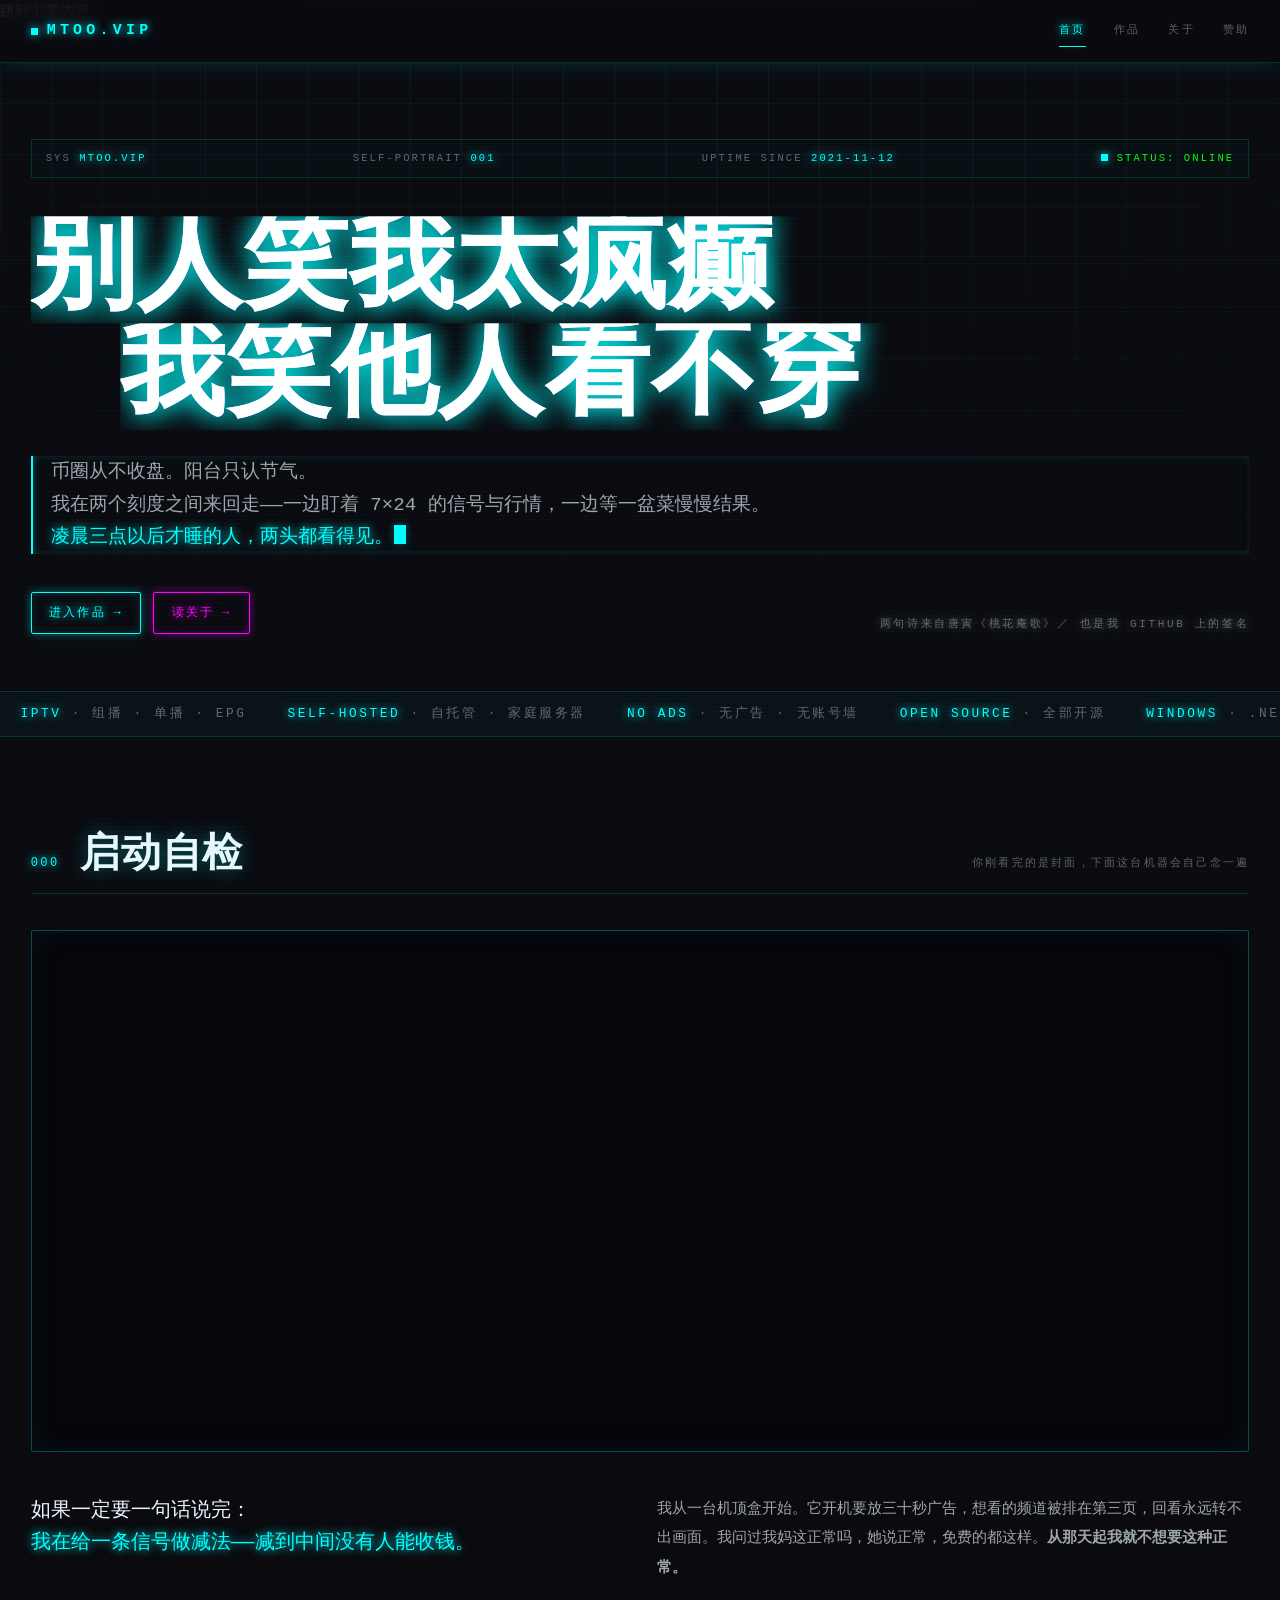
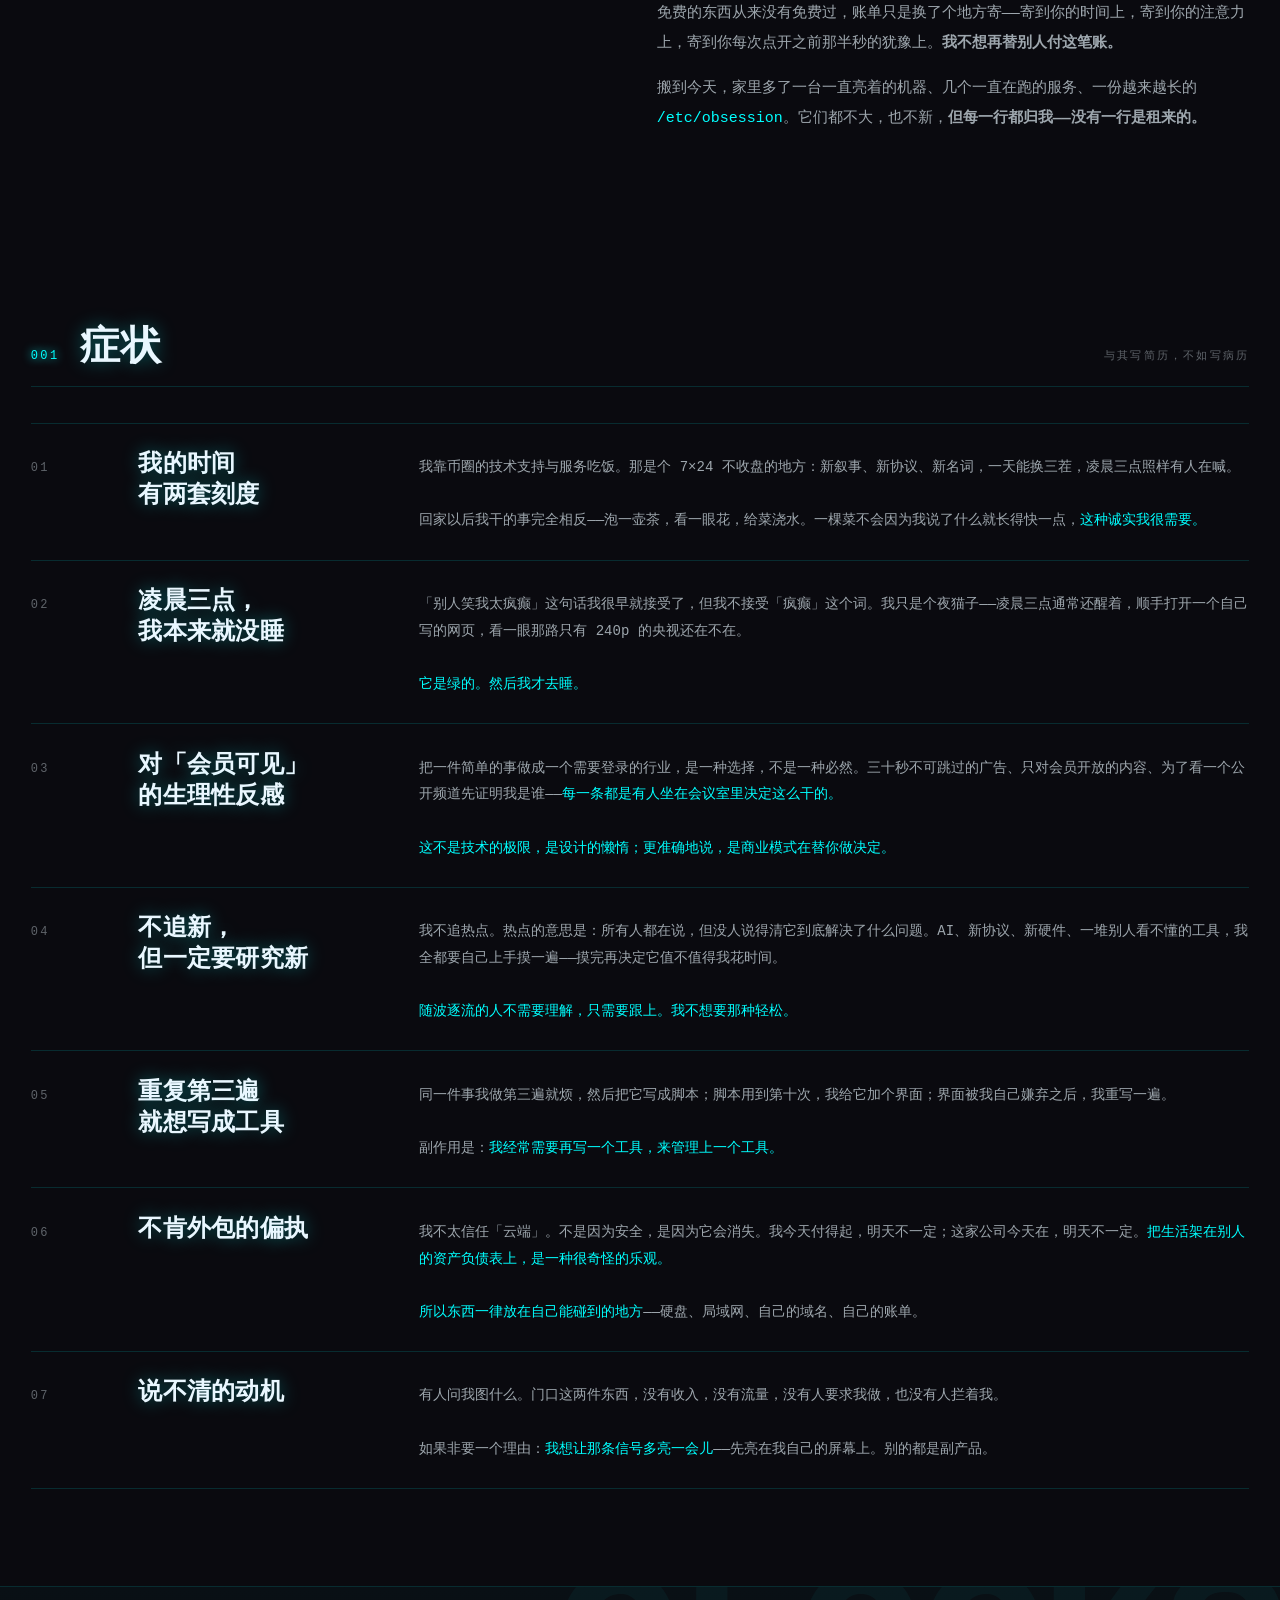
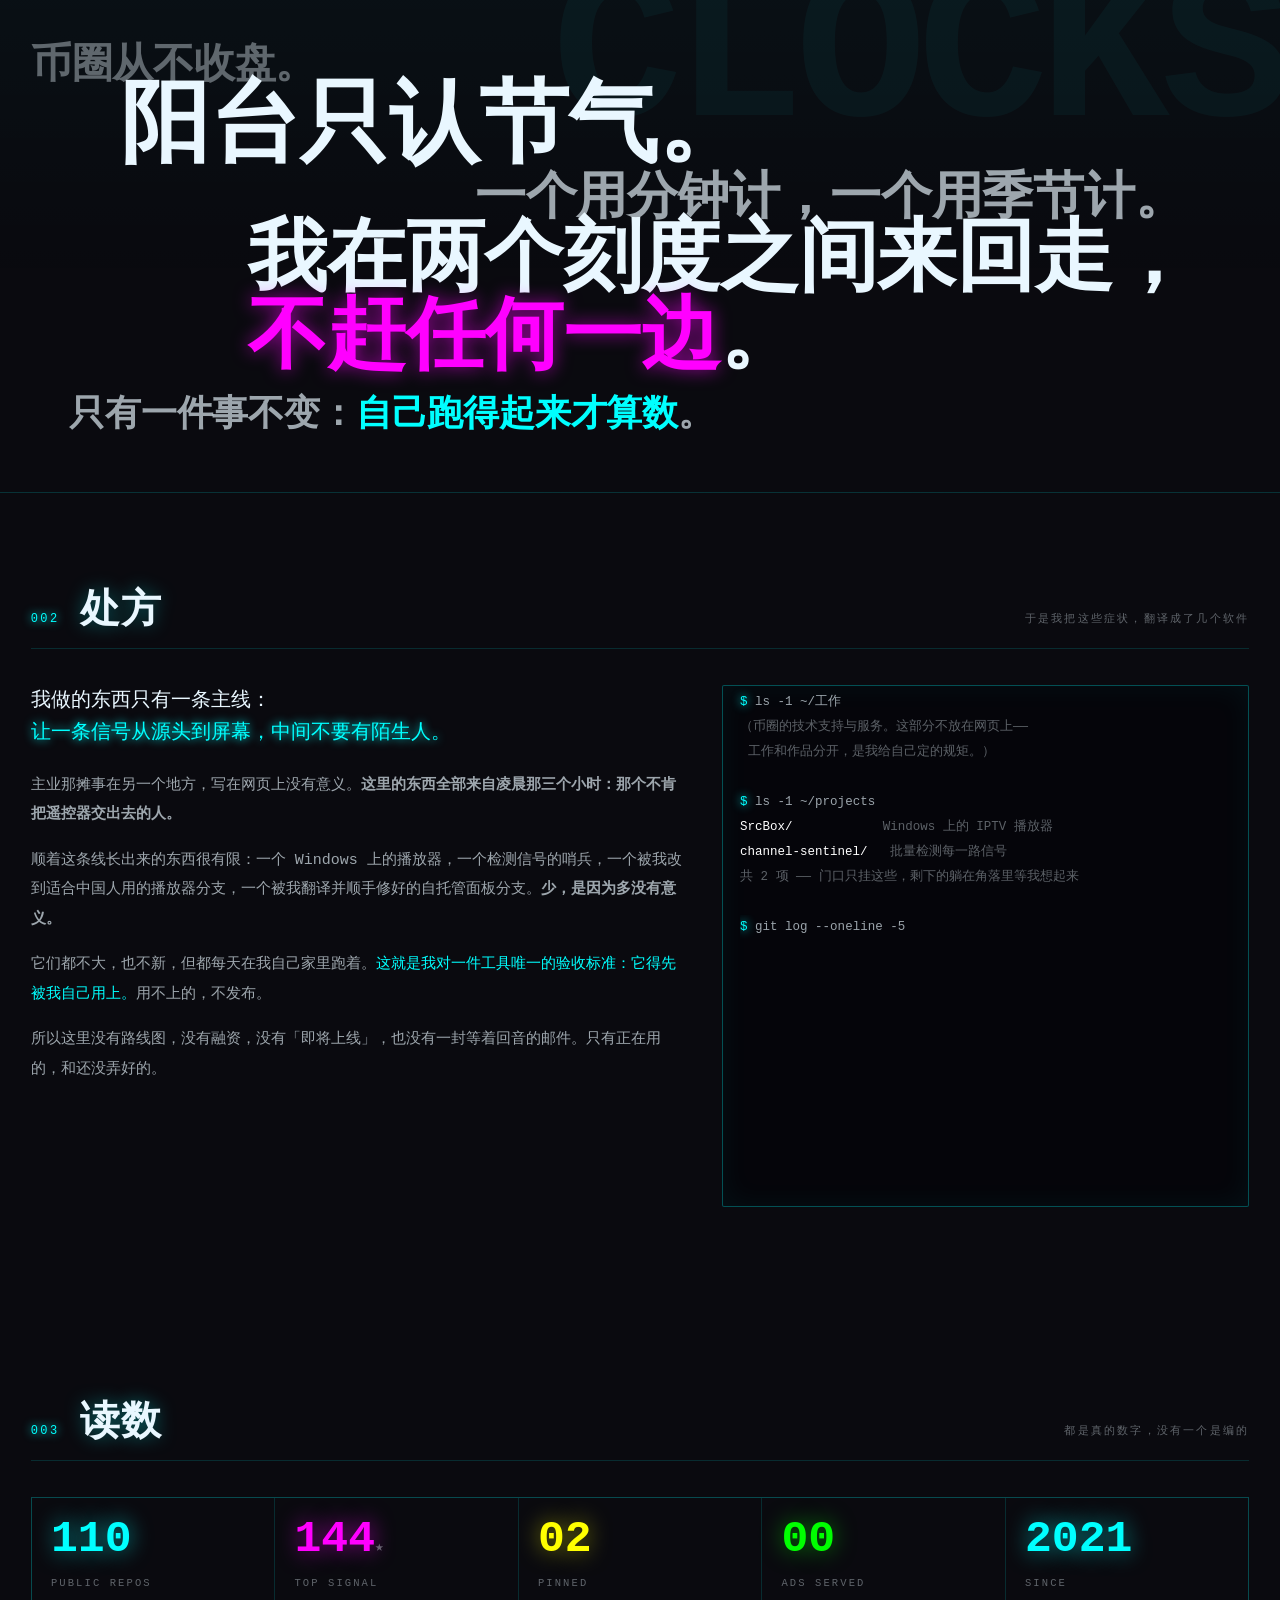
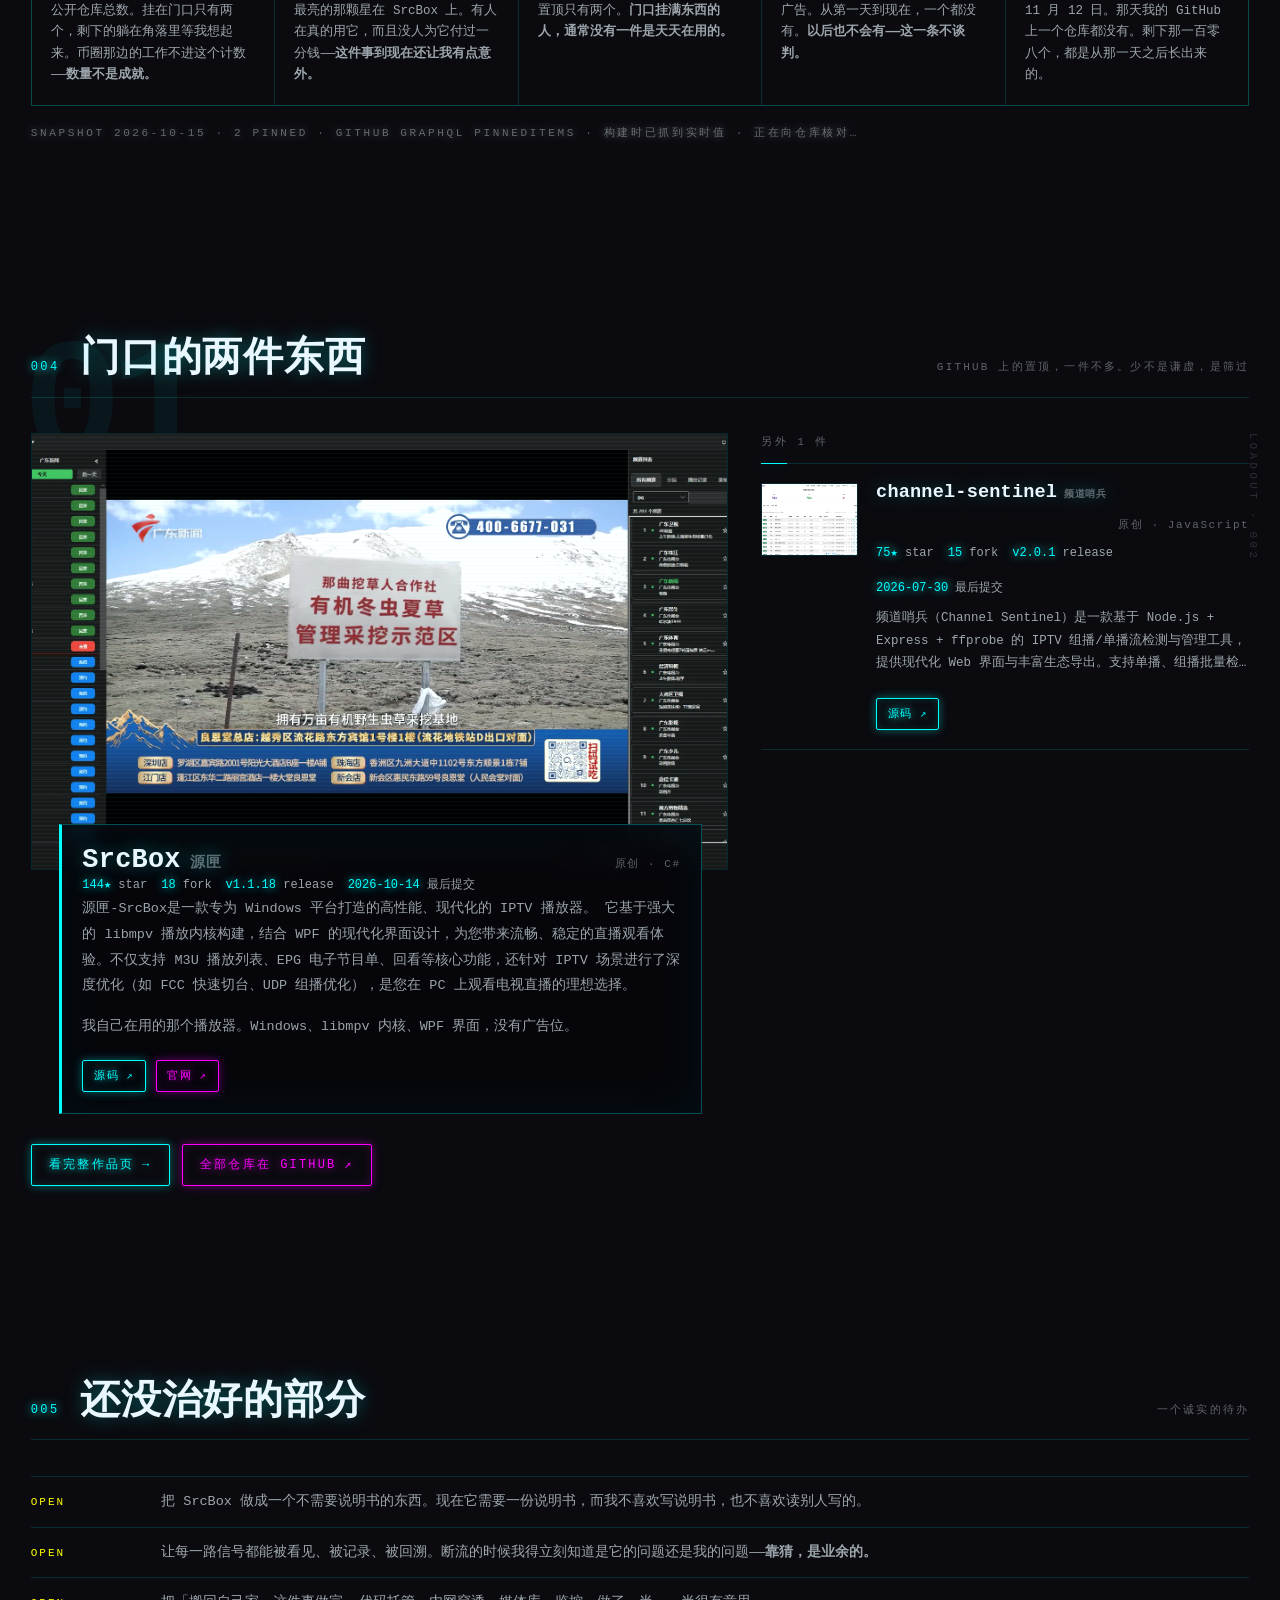
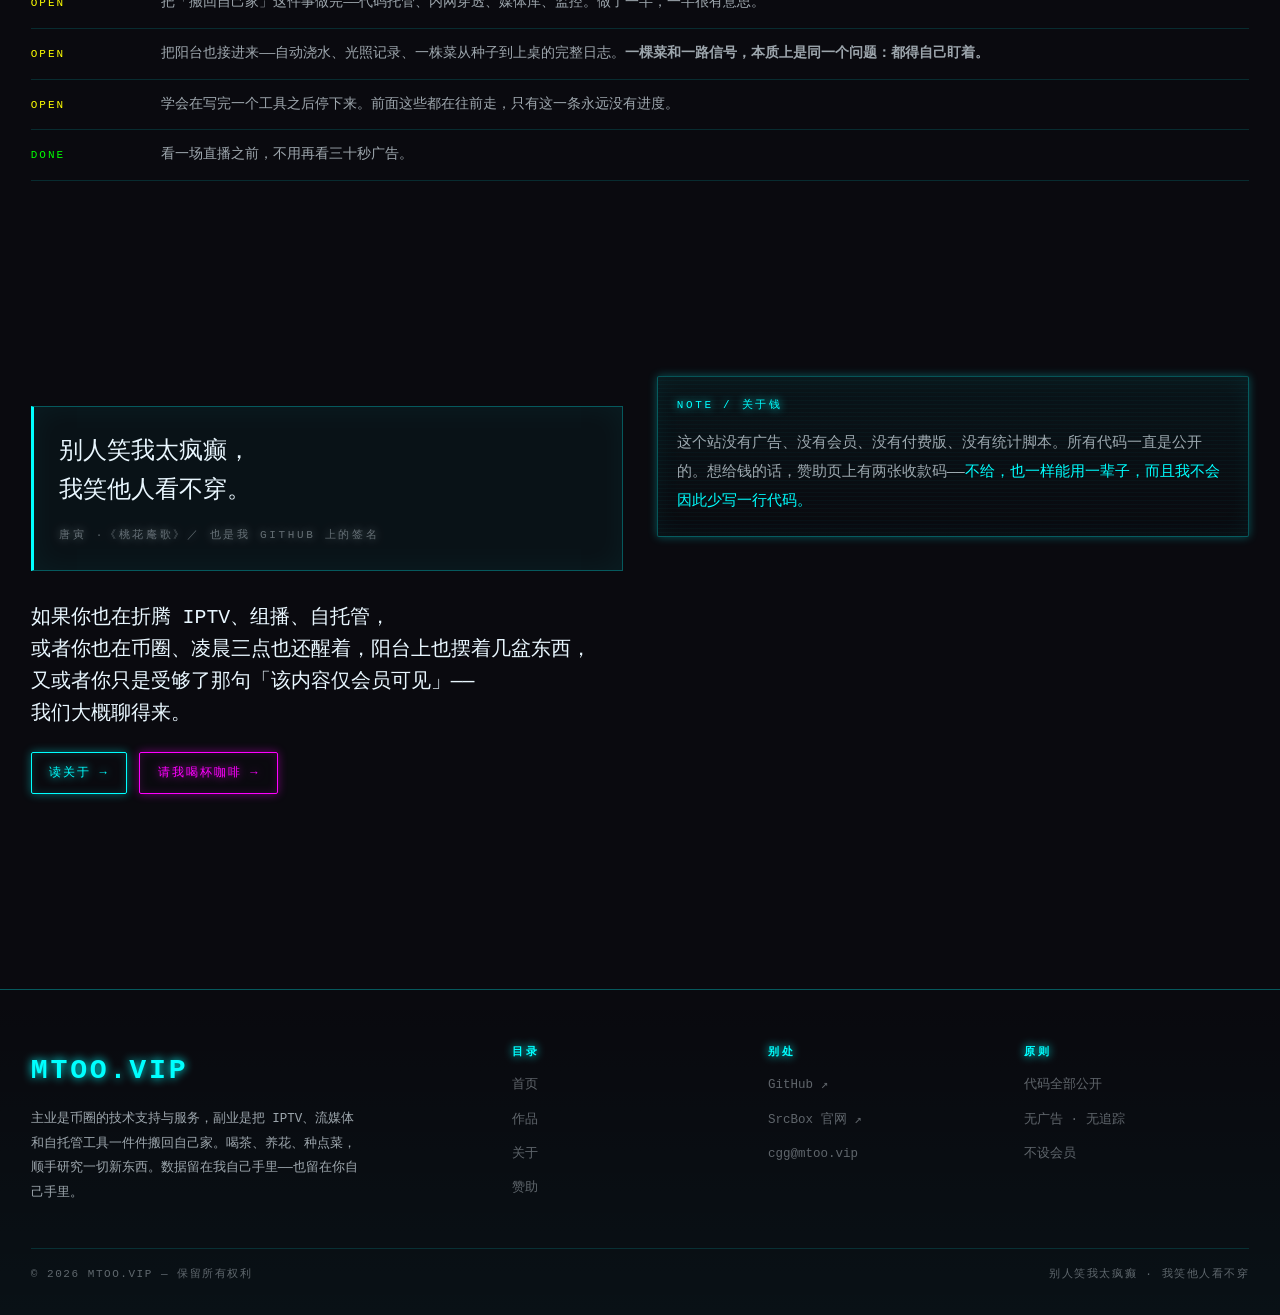
<file: docs/index.html>
<!DOCTYPE html>
<html lang="zh-CN">
<head>
<meta charset="utf-8">
<script>document.documentElement.classList.add("js");</script>
<meta name="viewport" content="width=device-width,initial-scale=1">
<title>mtoo.vip — 别人笑我太疯癫</title>
<meta name="description" content="币圈从不收盘，阳台只认节气。主业是币圈的技术支持与服务，副业是把信号从别人的服务器上一路搬回自己的硬盘——机顶盒扔了，广告位不卖，会员墙不建。顺手写了 SrcBox 和频道哨兵，全部自托管。">
<link rel="canonical" href="https://mtoo.vip/">
<link rel="icon" href="assets/favicon.svg" type="image/svg+xml">
<meta name="theme-color" content="#0a0a0f">
<meta property="og:type" content="website">
<meta property="og:site_name" content="mtoo.vip">
<meta property="og:title" content="mtoo.vip — 别人笑我太疯癫">
<meta property="og:description" content="一个用分钟计，一个用季节计。我在两个刻度之间来回走，不赶任何一边——不卖广告位，不写「该内容仅会员可见」。">
<meta property="og:url" content="https://mtoo.vip/">
<meta property="og:image" content="https://mtoo.vip/assets/img/og.png">
<link rel="stylesheet" href="assets/css/neon.css">
</head>
<body>
<a class="skip" href="#main">跳到主要内容</a>

<nav class="nav">
  <div class="shell nav-in">
    <a class="logo" href="index.html"><i class="panel-dot"></i>MTOO.VIP</a>
    <div class="nav-links">
      <a href="index.html" aria-current="page">首页</a>
      <a href="projects.html">作品</a>
      <a href="about.html">关于</a>
      <a href="sponsor.html">赞助</a>
    </div>
    <button class="nav-toggle" type="button" aria-label="打开菜单" aria-expanded="false"><i></i></button>
  </div>
  <div class="nav-drawer" data-open="false">
    <a href="index.html"><span>01</span>首页</a>
    <a href="projects.html"><span>02</span>作品</a>
    <a href="about.html"><span>03</span>关于</a>
    <a href="sponsor.html"><span>04</span>赞助</a>
  </div>
</nav>

<main id="main">

<!-- ===================== 000 · BOOT ===================== -->
<header class="hero">
  <div class="shell">
    <div class="hero-bar">
      <span>SYS <b>MTOO.VIP</b></span>
      <span>SELF-PORTRAIT <b>001</b></span>
      <span>UPTIME SINCE <b>2021-11-12</b></span>
      <span><i class="panel-dot"></i> <span class="ok">STATUS: ONLINE</span></span>
    </div>

    <h1 class="hero-title">
      <span class="ln" data-reveal-line><span><span class="glitch" data-t="别人笑我太疯癫">别人笑我太疯癫</span></span></span>
      <span class="ln ln-2" data-reveal-line data-reveal-delay="120"><span><span class="glitch" data-t="我笑他人看不穿">我笑他人看不穿</span></span></span>
    </h1>

    <p class="hero-sub" data-reveal>
      币圈从不收盘。阳台只认节气。<br>
      我在两个刻度之间来回走——一边盯着 7×24 的信号与行情，一边等一盆菜慢慢结果。<br>
      <em>凌晨三点以后才睡的人，两头都看得见。</em><i class="cur" aria-hidden="true"></i>
    </p>

    <div class="hero-foot">
      <div style="display:flex;gap:12px;flex-wrap:wrap">
        <a class="btn" href="projects.html">进入作品 <span>→</span></a>
        <a class="btn btn-mg" href="about.html">读关于 <span>→</span></a>
      </div>
      <p class="k faint" style="margin:0">两句诗来自唐寅《桃花庵歌》／ 也是我 GitHub 上的签名</p>
    </div>
  </div>
</header>

<div class="ticker" aria-hidden="true">
  <div class="ticker-in">
    <span><b>IPTV</b> · 组播 · 单播 · EPG</span>
    <span><b>SELF-HOSTED</b> · 自托管 · 家庭服务器</span>
    <span><b>NO ADS</b> · 无广告 · 无账号墙</span>
    <span><b>OPEN SOURCE</b> · 全部开源</span>
    <span><b>WINDOWS</b> · .NET · LIBMPV · WPF</span>
    <span><b>NODE.JS</b> · FFMPEG · FFProbe</span>
    <span><b>DOCKER</b> · NAS · 内网穿透 · WEBDAV</span>
    <span><b>币圈</b> · 技术支持 · 服务</span>
    <span><b>7×24</b> · 不收盘 · 凌晨三点还醒着</span>
    <span><b>茶 · 花 · 菜</b> · 只按节气长</span>
    <span><b>AI</b> · 一切新东西 · 都要摸一遍</span>
    <span><b>MTOO.VIP</b> · 一个把机顶盒扔了的人</span>
  </div>
</div>

<!-- ===================== 001 · BOOT LOG ===================== -->
<section class="sec" id="boot">
  <div class="shell">
    <div class="sec-h">
      <span class="sec-n">000</span>
      <h2 class="sec-t">启动自检</h2>
      <span class="sec-s">你刚看完的是封面，下面这台机器会自己念一遍</span>
    </div>

    <div class="term" data-term data-reveal>
<span class="tl"><span class="p">$</span> whoami</span>
<span class="tl">一个凌晨三点还醒着的人。<span class="c">币圈是工作，阳台是解药。</span></span>
<span class="tl"> </span>
<span class="tl"><span class="p">$</span> uname -a</span>
<span class="tl">MTOO 5.0.1-signal <span class="c">#1 SMP PREEMPT</span> 2021-11-12 x86_64 GNU/自己家</span>
<span class="tl"> </span>
<span class="tl"><span class="p">$</span> systemctl status 生活</span>
<span class="tl"><span class="ok">●</span> 生活.service — 一切尽量留在自己手里</span>
<span class="tl">     Loaded: loaded <span class="c">(/etc/obsession; enabled; preset: enabled)</span></span>
<span class="tl">     Active: <span class="ok">active (running)</span> <span class="c">since 2021-11-12 01:08:23 CST</span></span>
<span class="tl">   Main PID: 1 <span class="c">(cgg888)</span></span>
<span class="tl">      Tasks: <span class="w">1</span> 人 · <span class="w">0</span> 员工 · <span class="w">0</span> 投资人 · <span class="w">0</span> 广告主</span>
<span class="tl">     CGroup: /obsession.slice</span>
<span class="tl">             ├─ srcbox.service        <span class="ok">●</span> 正在播放</span>
<span class="tl">             ├─ sentinel.service      <span class="ok">●</span> <span class="w">783</span> 路信号在线</span>
<span class="tl">             ├─ 币圈.service          <span class="warn">◐</span> 波动中，正常</span>
<span class="tl">             ├─ 搬家.service          <span class="warn">◐</span> 进度 61%，还在搬</span>
<span class="tl">             ├─ 浇水.timer            <span class="ok">●</span> 每早 06:00</span>
<span class="tl">             └─ 睡觉.timer            <span class="err">○</span> 超时，已放弃重启</span>
<span class="tl"> </span>
<span class="tl"><span class="p">$</span> cat /etc/obsession</span>
<span class="tl"><span class="ok">[ ok ]</span> 挂载 /dev/signal              <span class="c">—— 信号归自己</span></span>
<span class="tl"><span class="ok">[ ok ]</span> 卸载 ad-service               <span class="c">—— 广告模块：未找到</span></span>
<span class="tl"><span class="err">[ !! ]</span> 拒绝 membership-wall          <span class="c">—— 拒绝理由：这不是技术问题</span></span>
<span class="tl"><span class="err">[ !! ]</span> 丢弃 tracking-pixel           <span class="c">—— 收件人不详，已就地销毁</span></span>
<span class="tl"><span class="ok">[ ok ]</span> 停用 hype-engine               <span class="c">—— 不追叙事，只研究技术</span></span>
<span class="tl"><span class="warn">[warn]</span> 检测到 <span class="w" data-count="repos">110</span> 个公开仓库，其中 <span class="w" data-count="pinned">2</span> 个挂在门口</span>
<span class="tl"><span class="ok">[ ok ]</span> 数据留在本机                  <span class="c">—— 没有例外，没有「为了改善体验」</span></span>
<span class="tl"> </span>
<span class="tl"><span class="p">$</span> cat ~/阳台/清单</span>
<span class="tl">茶    <span class="c">一壶，每天两次。手机放远一点。</span></span>
<span class="tl">花    <span class="c">活着就行，不要求它开爆。</span></span>
<span class="tl">菜    <span class="c">今年第三茬，比第二茬好一点。</span></span>
<span class="tl"> </span>
<span class="tl"><span class="p">$</span> ls -la ~/凌晨三点</span>
<span class="tl"><span class="c">-rw-r--r--  1 cgg888 0 03:07</span> <span class="w">黑屏</span></span>
<span class="tl"><span class="c">-rw-r--r--  1 cgg888 0 03:11</span> <span class="w">重连</span></span>
<span class="tl"><span class="c">-rw-r--r--  1 cgg888 0 03:12</span> <span class="ok">绿了</span></span>
<span class="tl"><span class="c">drwxr-xr-x  2 cgg888 - 03:40</span> <span class="w">睡不着</span></span>
<span class="tl"> </span>
<span class="tl"><span class="p">$</span> uptime</span>
<span class="tl">2021-11-12 起，<span class="w">没有停过</span>。没有宕机，没有假期，也没有人给我发工资。</span>
<span class="tl"> </span>
<span class="tl"><span class="p">$</span> curl -s https://mtoo.vip/health</span>
<span class="tl">{"ads":<span class="gr">0</span>,"trackers":<span class="gr">0</span>,"members_only":<span class="gr">0</span>,"sold":<span class="gr">0</span>,"hype":<span class="gr">0</span>,"uptime":"<span class="w">forever</span>"}</span>
<span class="tl"> </span>
<span class="tl"><span class="p">$</span> ./read-the-rest.sh <span class="c">──────────────────►</span> <span class="term-cur" aria-hidden="true">▮</span></span>
    </div>

    <div class="split" style="margin-top:clamp(28px,3.4vw,64px)">
      <p class="lead" data-reveal>如果一定要一句话说完：<br><em>我在给一条信号做减法——减到中间没有人能收钱。</em></p>
      <div class="body" data-reveal>
        <p>我从一台机顶盒开始。它开机要放三十秒广告，想看的频道被排在第三页，回看永远转不出画面。我问过我妈这正常吗，她说正常，免费的都这样。<b>从那天起我就不想要这种正常。</b></p>
        <p>免费的东西从来没有免费过，账单只是换了个地方寄——寄到你的时间上，寄到你的注意力上，寄到你每次点开之前那半秒的犹豫上。<b>我不想再替别人付这笔账。</b></p>
        <p>搬到今天，家里多了一台一直亮着的机器、几个一直在跑的服务、一份越来越长的 <span class="cy">/etc/obsession</span>。它们都不大，也不新，<b>但每一行都归我——没有一行是租来的。</b></p>
      </div>
    </div>
  </div>
</section>

<!-- ===================== 002 · SYMPTOMS ===================== -->
<section class="sec" id="symptoms">
  <div class="shell">
    <div class="sec-h">
      <span class="sec-n">001</span>
      <h2 class="sec-t">症状</h2>
      <span class="sec-s">与其写简历，不如写病历</span>
    </div>

    <div class="decl">
      <article class="decl-row" data-reveal>
        <div class="decl-n">01</div>
        <h3 class="decl-t">我的时间<br>有两套刻度</h3>
        <div class="decl-d">
          我靠币圈的技术支持与服务吃饭。那是个 7×24 不收盘的地方：新叙事、新协议、新名词，一天能换三茬，凌晨三点照样有人在喊。<br><br>
          回家以后我干的事完全相反——泡一壶茶，看一眼花，给菜浇水。一棵菜不会因为我说了什么就长得快一点，<b>这种诚实我很需要。</b>
        </div>
      </article>

      <article class="decl-row" data-reveal>
        <div class="decl-n">02</div>
        <h3 class="decl-t">凌晨三点，<br>我本来就没睡</h3>
        <div class="decl-d">
          「别人笑我太疯癫」这句话我很早就接受了，但我不接受「疯癫」这个词。我只是个夜猫子——凌晨三点通常还醒着，顺手打开一个自己写的网页，看一眼那路只有 240p 的央视还在不在。
          <br><br><b>它是绿的。然后我才去睡。</b>
        </div>
      </article>

      <article class="decl-row" data-reveal>
        <div class="decl-n">03</div>
        <h3 class="decl-t">对「会员可见」<br>的生理性反感</h3>
        <div class="decl-d">
          把一件简单的事做成一个需要登录的行业，是一种选择，不是一种必然。三十秒不可跳过的广告、只对会员开放的内容、为了看一个公开频道先证明我是谁——<b>每一条都是有人坐在会议室里决定这么干的。</b><br><br>
          <b>这不是技术的极限，是设计的懒惰；更准确地说，是商业模式在替你做决定。</b>
        </div>
      </article>

      <article class="decl-row" data-reveal>
        <div class="decl-n">04</div>
        <h3 class="decl-t">不追新，<br>但一定要研究新</h3>
        <div class="decl-d">
          我不追热点。热点的意思是：所有人都在说，但没人说得清它到底解决了什么问题。AI、新协议、新硬件、一堆别人看不懂的工具，我全都要自己上手摸一遍——摸完再决定它值不值得我花时间。<br><br>
          <b>随波逐流的人不需要理解，只需要跟上。我不想要那种轻松。</b>
        </div>
      </article>

      <article class="decl-row" data-reveal>
        <div class="decl-n">05</div>
        <h3 class="decl-t">重复第三遍<br>就想写成工具</h3>
        <div class="decl-d">
          同一件事我做第三遍就烦，然后把它写成脚本；脚本用到第十次，我给它加个界面；界面被我自己嫌弃之后，我重写一遍。<br><br>
          副作用是：<b>我经常需要再写一个工具，来管理上一个工具。</b>
        </div>
      </article>

      <article class="decl-row" data-reveal>
        <div class="decl-n">06</div>
        <h3 class="decl-t">不肯外包的偏执</h3>
        <div class="decl-d">
          我不太信任「云端」。不是因为安全，是因为它会消失。我今天付得起，明天不一定；这家公司今天在，明天不一定。<b>把生活架在别人的资产负债表上，是一种很奇怪的乐观。</b><br><br>
          <b>所以东西一律放在自己能碰到的地方</b>——硬盘、局域网、自己的域名、自己的账单。
        </div>
      </article>

      <article class="decl-row" data-reveal>
        <div class="decl-n">07</div>
        <h3 class="decl-t">说不清的动机</h3>
        <div class="decl-d">
          有人问我图什么。门口这两件东西，没有收入，没有流量，没有人要求我做，也没有人拦着我。<br><br>
          如果非要一个理由：<b>我想让那条信号多亮一会儿</b>——先亮在我自己的屏幕上。别的都是副产品。
        </div>
      </article>
    </div>
  </div>
</section>

<!-- ===================== MANIFESTO · full bleed ===================== -->
<section class="mani-band" data-t="CLOCKS" aria-label="一段排印宣言">
  <div class="shell">
    <p class="mani mani-1" data-reveal>币圈从不收盘。</p>
    <p class="mani mani-2" data-reveal>阳台只认节气。</p>
    <p class="mani mani-3" data-reveal>一个用分钟计，一个用季节计。</p>
    <p class="mani mani-4" data-reveal>我在两个刻度之间来回走，<span class="hot">不赶任何一边</span>。</p>
    <p class="mani mani-5" data-reveal>只有一件事不变：<span class="cy">自己跑得起来才算数</span>。</p>
  </div>
</section>

<!-- ===================== 003 · PRESCRIPTION ===================== -->
<section class="sec" id="prescription">
  <div class="shell">
    <div class="sec-h">
      <span class="sec-n">002</span>
      <h2 class="sec-t">处方</h2>
      <span class="sec-s">于是我把这些症状，翻译成了几个软件</span>
    </div>
    <div class="split split-57">
      <div>
        <p class="lead" data-reveal>我做的东西只有一条主线：<br><em>让一条信号从源头到屏幕，中间不要有陌生人。</em></p>
        <div class="body" data-reveal>
          <p>主业那摊事在另一个地方，写在网页上没有意义。<b>这里的东西全部来自凌晨那三个小时：那个不肯把遥控器交出去的人。</b></p>
          <p>顺着这条线长出来的东西很有限：一个 Windows 上的播放器，一个检测信号的哨兵，一个被我改到适合中国人用的播放器分支，一个被我翻译并顺手修好的自托管面板分支。<b>少，是因为多没有意义。</b></p>
          <p>它们都不大，也不新，但都每天在我自己家里跑着。<span class="cy">这就是我对一件工具唯一的验收标准：它得先被我自己用上。</span>用不上的，不发布。</p>
          <p>所以这里没有路线图，没有融资，没有「即将上线」，也没有一封等着回音的邮件。只有正在用的，和还没弄好的。</p>
        </div>
      </div>
      <div class="term" data-term data-reveal>
<span class="tl"><span class="p">$</span> ls -1 ~/工作</span>
<span class="tl"><span class="c">（币圈的技术支持与服务。这部分不放在网页上——</span></span>
<span class="tl"><span class="c"> 工作和作品分开，是我给自己定的规矩。）</span></span>
<span class="tl"> </span>
<span class="tl"><span class="p">$</span> ls -1 ~/projects</span>
<span class="tl"><span class="w">SrcBox/</span>            <span class="c">Windows 上的 IPTV 播放器</span></span>
<span class="tl"><span class="w">channel-sentinel/</span>   <span class="c">批量检测每一路信号</span></span>
<span class="tl"><span class="c">共 2 项 —— 门口只挂这些，剩下的躺在角落里等我想起来</span></span>
<span class="tl"> </span>
<span class="tl"><span class="p">$</span> git log --oneline -5</span>
<span class="tl"><span class="yl">a91f3c2</span> 又是一次凌晨的提交</span>
<span class="tl"><span class="yl">7e0d118</span> 把那个奇怪的边界情况修了</span>
<span class="tl"><span class="yl">3bb90a4</span> 先写脚本，再写界面</span>
<span class="tl"><span class="yl">e5510af</span> 删掉三个我自己都不用的设置项</span>
<span class="tl"><span class="yl">1c02d7b</span> 补注释，免得三个月后看不懂</span>
<span class="tl"> </span>
<span class="tl"><span class="p">$</span> gh repo view CGG888/SrcBox --json visibility</span>
<span class="tl">{"visibility":<span class="gr">"public"</span>} <span class="c">—— 代码全部公开，随时可以拿走</span></span>
<span class="tl"> </span>
<span class="tl"><span class="p">$</span> ./next.sh <span class="c">────────────────►</span> <span class="term-cur" aria-hidden="true">▮</span></span>
      </div>
    </div>
  </div>
</section>

<!-- ===================== 004 · TELEMETRY ===================== -->
<section class="sec" id="telemetry">
  <div class="shell">
    <div class="sec-h">
      <span class="sec-n">003</span>
      <h2 class="sec-t">读数</h2>
      <span class="sec-s">都是真的数字，没有一个是编的</span>
    </div>
    <div class="hud" data-reveal>
      <div class="hud-cell">
        <div class="hud-n n" data-count="repos">110</div>
        <div class="hud-l">Public repos</div>
        <p class="hud-d">公开仓库总数。挂在门口只有两个，剩下的躺在角落里等我想起来。币圈那边的工作不进这个计数——<b>数量不是成就。</b></p>
      </div>
      <div class="hud-cell">
        <div class="hud-n n"><span data-live="stars-raw" data-repo="SrcBox">144</span><small>★</small></div>
        <div class="hud-l">Top signal</div>
        <p class="hud-d">最亮的那颗星在 SrcBox 上。有人在真的用它，而且没人为它付过一分钱——<b>这件事到现在还让我有点意外。</b></p>
      </div>
      <div class="hud-cell">
        <div class="hud-n n" id="hud-pinned" data-count="pinned-pad">02</div>
        <div class="hud-l">Pinned</div>
        <p class="hud-d">置顶只有两个。<b>门口挂满东西的人，通常没有一件是天天在用的。</b></p>
      </div>
      <div class="hud-cell">
        <div class="hud-n n">00</div>
        <div class="hud-l">Ads served</div>
        <p class="hud-d">广告。从第一天到现在，一个都没有。<b>以后也不会有——这一条不谈判。</b></p>
      </div>
      <div class="hud-cell">
        <div class="hud-n n">2021</div>
        <div class="hud-l">Since</div>
        <p class="hud-d">11 月 12 日。那天我的 GitHub 上一个仓库都没有。剩下那一百零八个，都是从那一天之后长出来的。</p>
      </div>
    </div>
    <p class="k faint" style="margin-top:18px" id="data-stamp" data-reveal></p>
  </div>
</section>

<!-- ===================== 005 · PINNED ===================== -->
<section class="sec" id="pinned-section">
  <div class="shell">
    <div class="sec-h">
      <span class="sec-n">004</span>
      <h2 class="sec-t">门口的两件东西</h2>
      <span class="sec-s">GitHub 上的置顶，一件不多。少不是谦虚，是筛过</span>
    </div>
    <div class="pins" id="pinned" data-detail="compact" data-layout="loadout" data-reveal></div>
    <div style="display:flex;gap:12px;flex-wrap:wrap;margin-top:clamp(20px,2.4vw,36px)">
      <a class="btn" href="projects.html">看完整作品页 <span>→</span></a>
      <a class="btn btn-mg" href="https://github.com/CGG888" target="_blank" rel="noopener">全部仓库在 GitHub <span>↗</span></a>
    </div>
  </div>
</section>

<!-- ===================== 006 · OPEN ===================== -->
<section class="sec" id="open">
  <div class="shell">
    <div class="sec-h">
      <span class="sec-n">005</span>
      <h2 class="sec-t">还没治好的部分</h2>
      <span class="sec-s">一个诚实的待办</span>
    </div>
    <ul class="steps" data-reveal>
      <li><span class="y" style="color:var(--yl)">OPEN</span><span class="e">把 SrcBox 做成一个不需要说明书的东西。现在它需要一份说明书，而我不喜欢写说明书，也不喜欢读别人写的。</span></li>
      <li><span class="y" style="color:var(--yl)">OPEN</span><span class="e">让每一路信号都能被看见、被记录、被回溯。断流的时候我得立刻知道是它的问题还是我的问题——<b>靠猜，是业余的。</b></span></li>
      <li><span class="y" style="color:var(--yl)">OPEN</span><span class="e">把「搬回自己家」这件事做完——代码托管、内网穿透、媒体库、监控。做了一半，一半很有意思。</span></li>
      <li><span class="y" style="color:var(--yl)">OPEN</span><span class="e">把阳台也接进来——自动浇水、光照记录、一株菜从种子到上桌的完整日志。<b>一棵菜和一路信号，本质上是同一个问题：都得自己盯着。</b></span></li>
      <li><span class="y" style="color:var(--yl)">OPEN</span><span class="e">学会在写完一个工具之后停下来。前面这些都在往前走，只有这一条永远没有进度。</span></li>
      <li><span class="y" style="color:var(--gr)">DONE</span><span class="e">看一场直播之前，不用再看三十秒广告。</span></li>
    </ul>
  </div>
</section>

<!-- ===================== 007 · OUTRO ===================== -->
<section class="sec" id="outro">
  <div class="shell">
    <div class="split">
      <div>
        <div class="pull" data-reveal>
          别人笑我太疯癫，<br>我笑他人看不穿。
          <p class="k faint" style="margin-top:16px">唐寅 ·《桃花庵歌》／ 也是我 GitHub 上的签名</p>
        </div>
        <p class="lead" data-reveal>如果你也在折腾 IPTV、组播、自托管，<br>或者你也在币圈、凌晨三点也还醒着，阳台上也摆着几盆东西，<br>又或者你只是受够了那句「该内容仅会员可见」——<br>我们大概聊得来。</p>
        <div style="display:flex;gap:12px;flex-wrap:wrap;margin-top:22px">
          <a class="btn" href="about.html">读关于 <span>→</span></a>
          <a class="btn btn-mg" href="sponsor.html">请我喝杯咖啡 <span>→</span></a>
        </div>
      </div>
      <div class="panel panel-tick" data-reveal>
        <p class="k">NOTE / 关于钱</p>
        <p class="body" style="margin-top:14px">
          这个站没有广告、没有会员、没有付费版、没有统计脚本。所有代码一直是公开的。想给钱的话，赞助页上有两张收款码——<span class="cy">不给，也一样能用一辈子，而且我不会因此少写一行代码。</span>
        </p>
      </div>
    </div>
  </div>
</section>

</main>

<footer class="foot">
  <div class="shell">
    <div class="foot-grid">
      <div>
        <div class="foot-word">MTOO.VIP</div>
        <p class="body" style="font-size:12.5px;margin-top:12px;max-width:44ch">
          主业是币圈的技术支持与服务，副业是把 IPTV、流媒体和自托管工具一件件搬回自己家。喝茶、养花、种点菜，顺手研究一切新东西。数据留在我自己手里——也留在你自己手里。
        </p>
      </div>
      <div>
        <h4 class="k">目录</h4>
        <ul>
          <li><a href="index.html">首页</a></li>
          <li><a href="projects.html">作品</a></li>
          <li><a href="about.html">关于</a></li>
          <li><a href="sponsor.html">赞助</a></li>
        </ul>
      </div>
      <div>
        <h4 class="k">别处</h4>
        <ul>
          <li><a href="https://github.com/CGG888" target="_blank" rel="noopener">GitHub ↗</a></li>
          <li><a href="https://srcbox.top" target="_blank" rel="noopener">SrcBox 官网 ↗</a></li>
          <li><a href="mailto:cgg@mtoo.vip">cgg@mtoo.vip</a></li>
        </ul>
      </div>
      <div>
        <h4 class="k">原则</h4>
        <ul>
          <li><span>代码全部公开</span></li>
          <li><span>无广告 · 无追踪</span></li>
          <li><span>不设会员</span></li>
        </ul>
      </div>
    </div>
    <div class="foot-bottom">
      <span>© <span data-year>2026</span> MTOO.VIP — 保留所有权利</span>
      <span>别人笑我太疯癫 · 我笑他人看不穿</span>
    </div>
  </div>
</footer>

<script src="assets/js/site.js"></script>
<script src="assets/js/projects.js"></script>
</body>
</html>
</file>
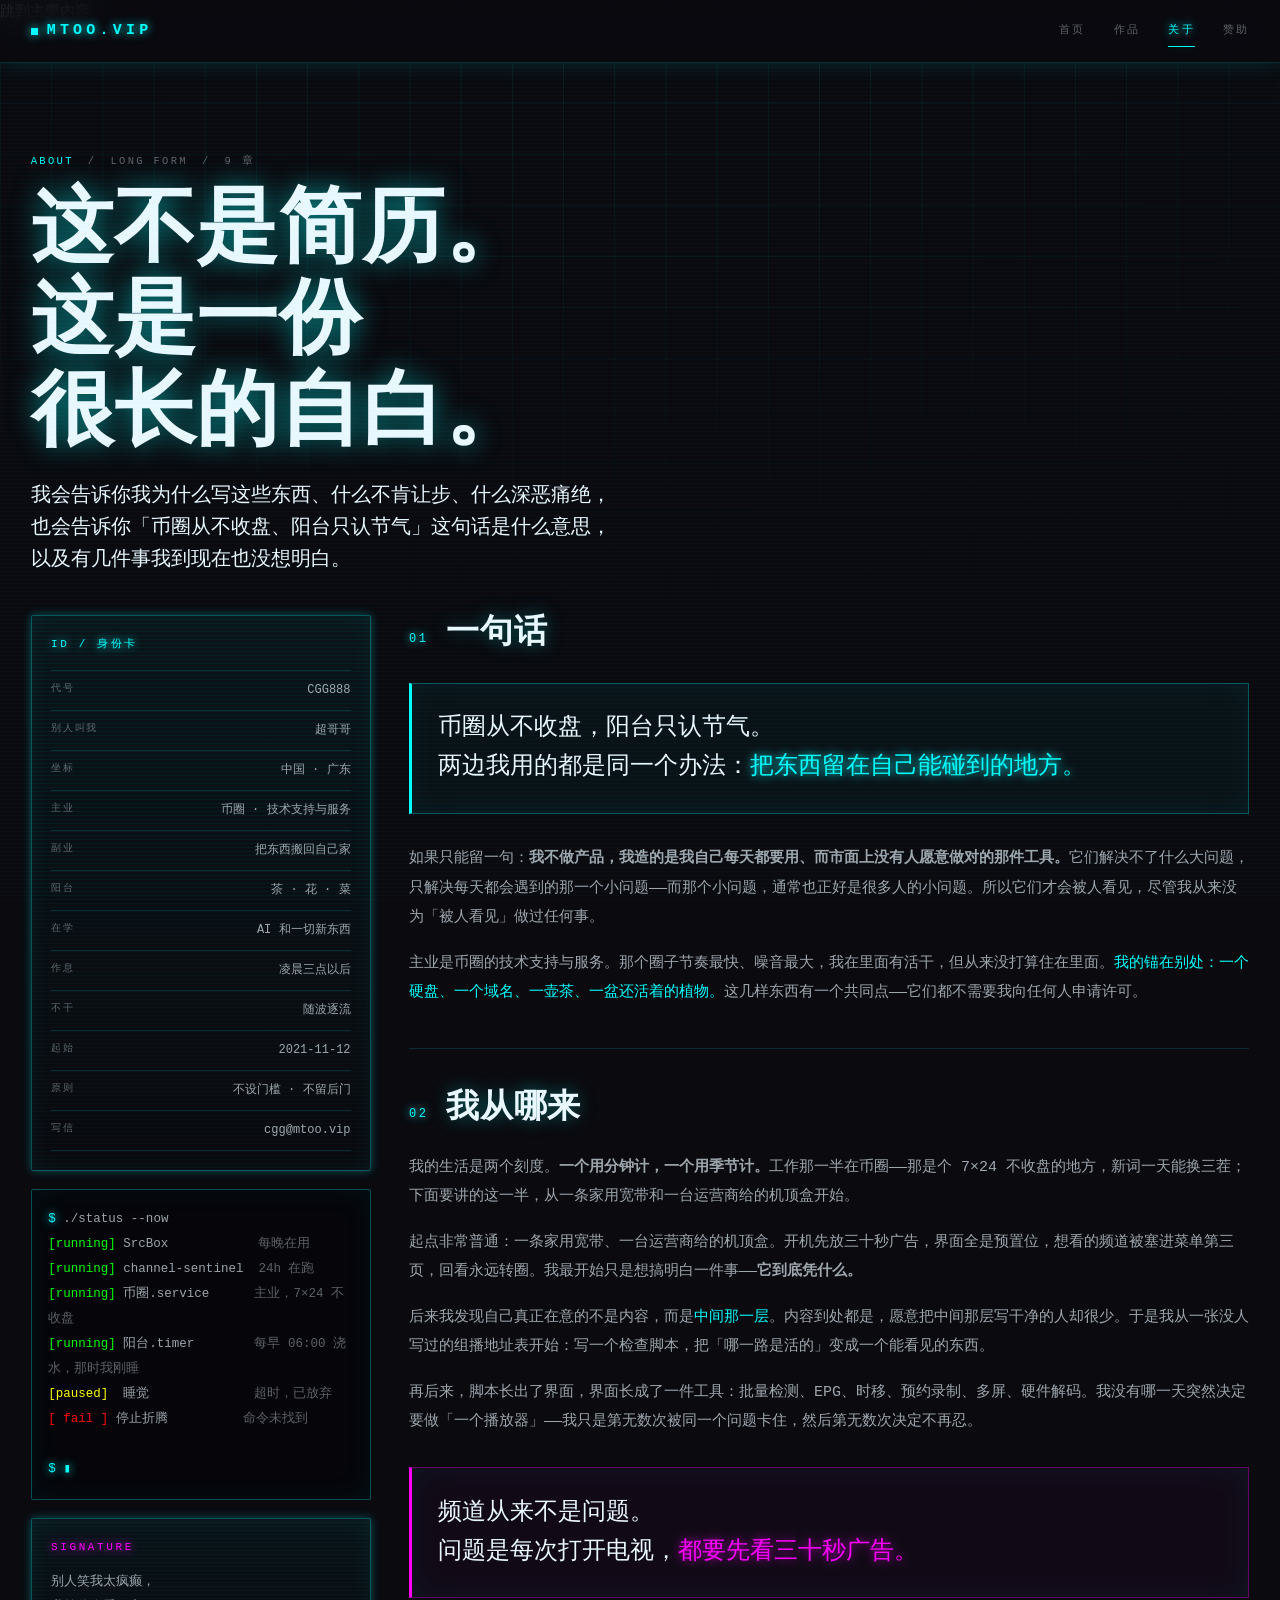
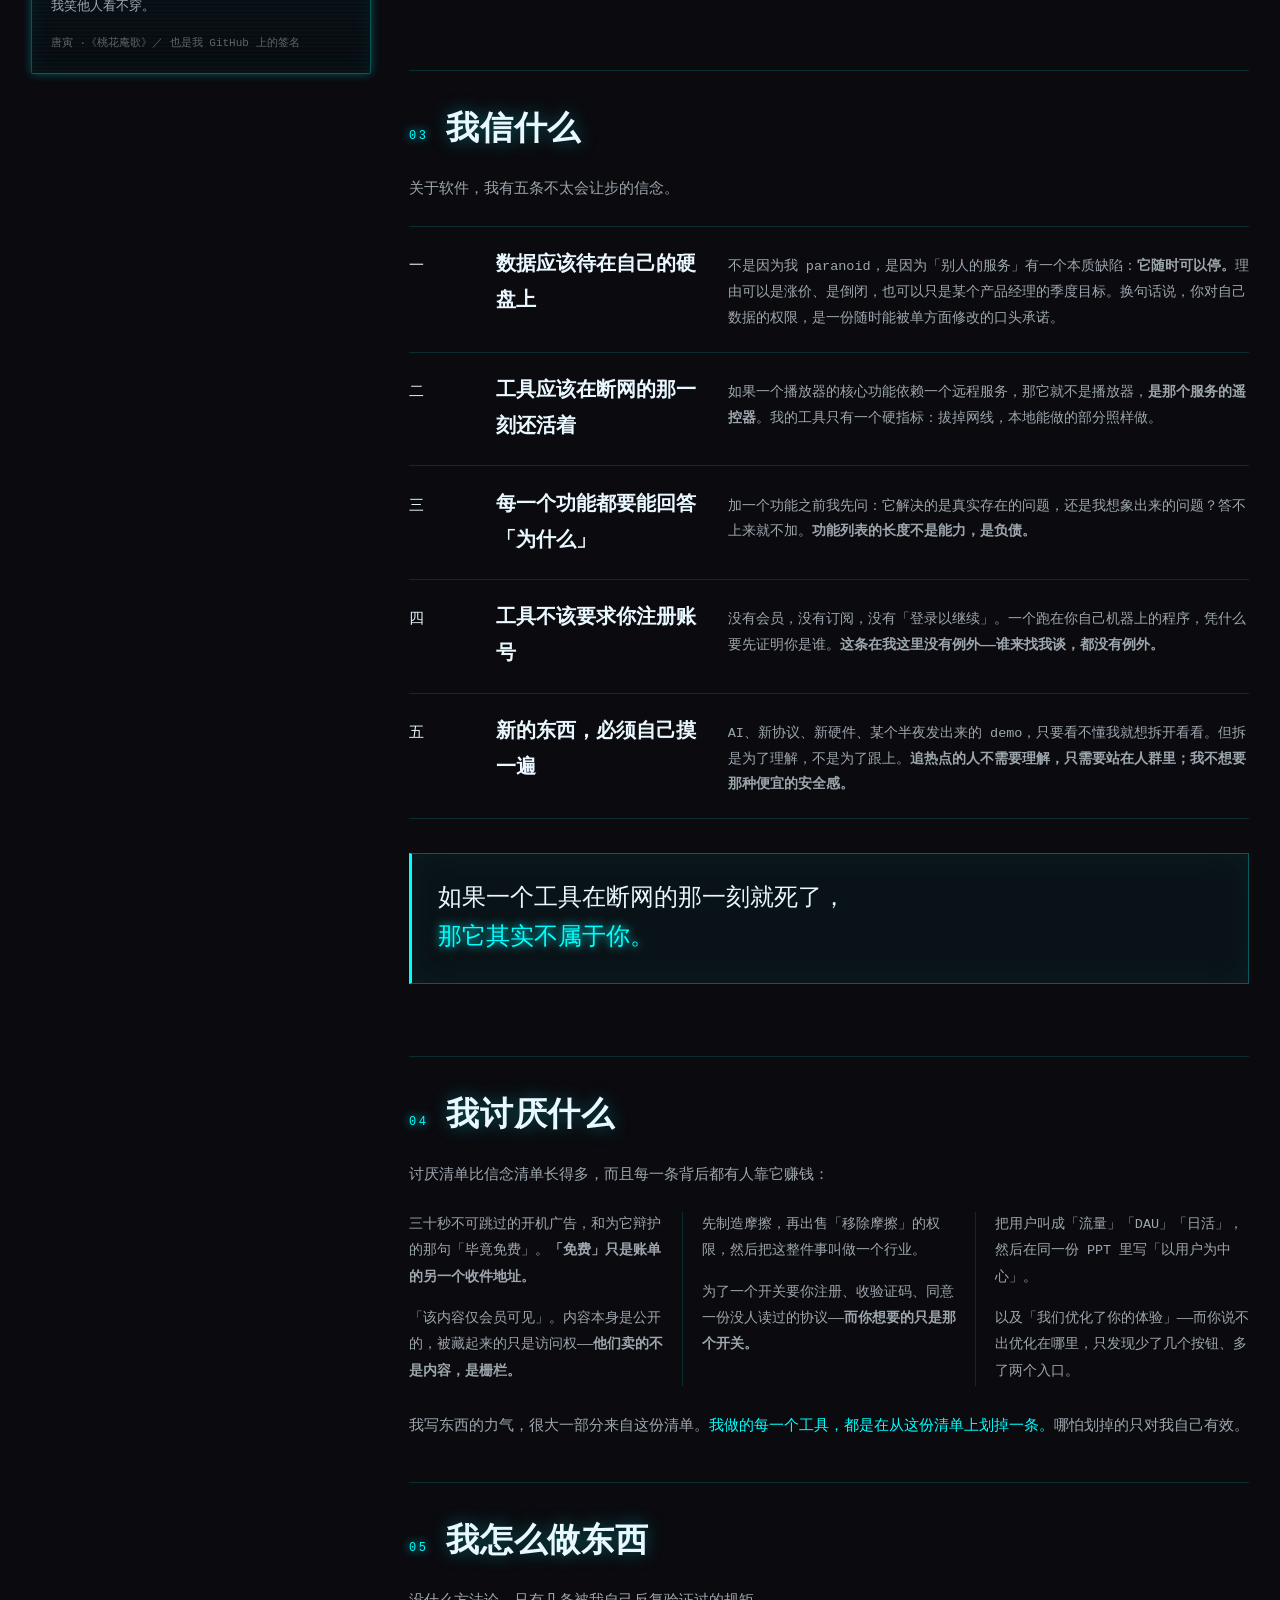
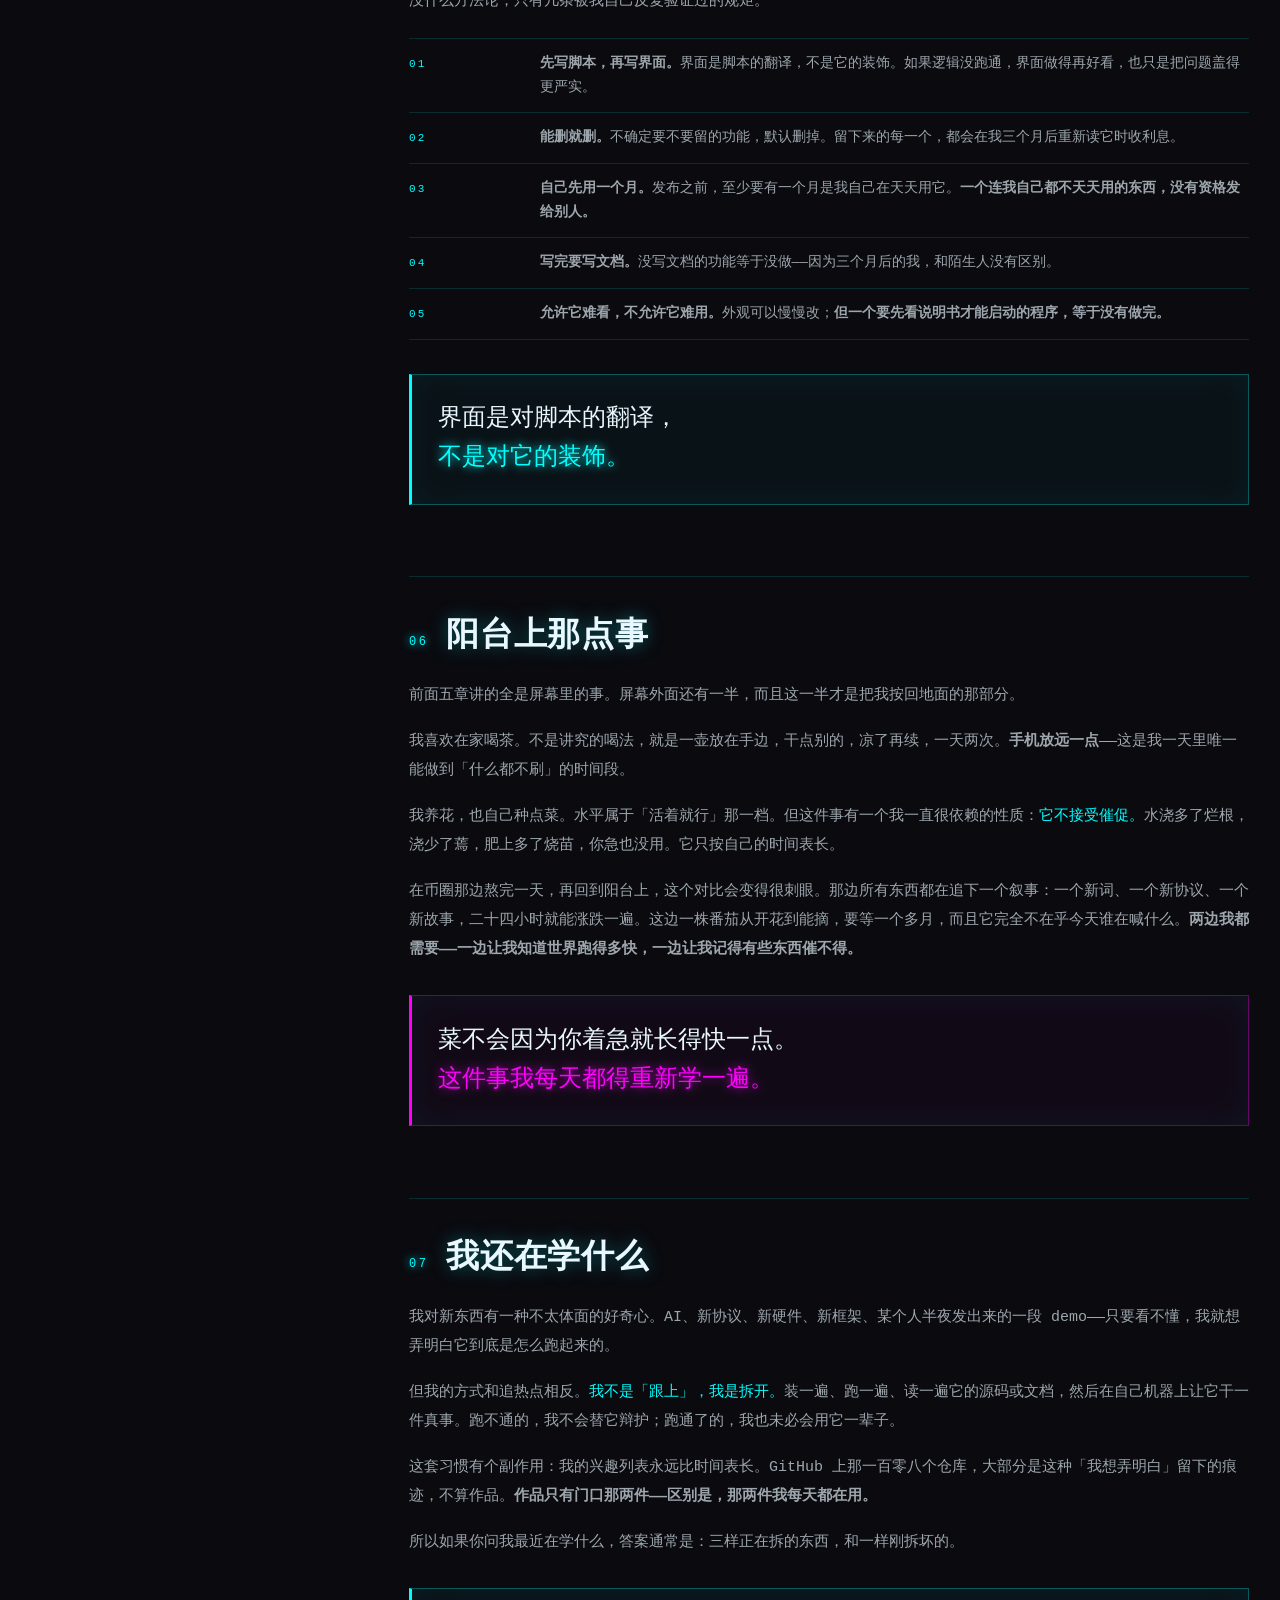
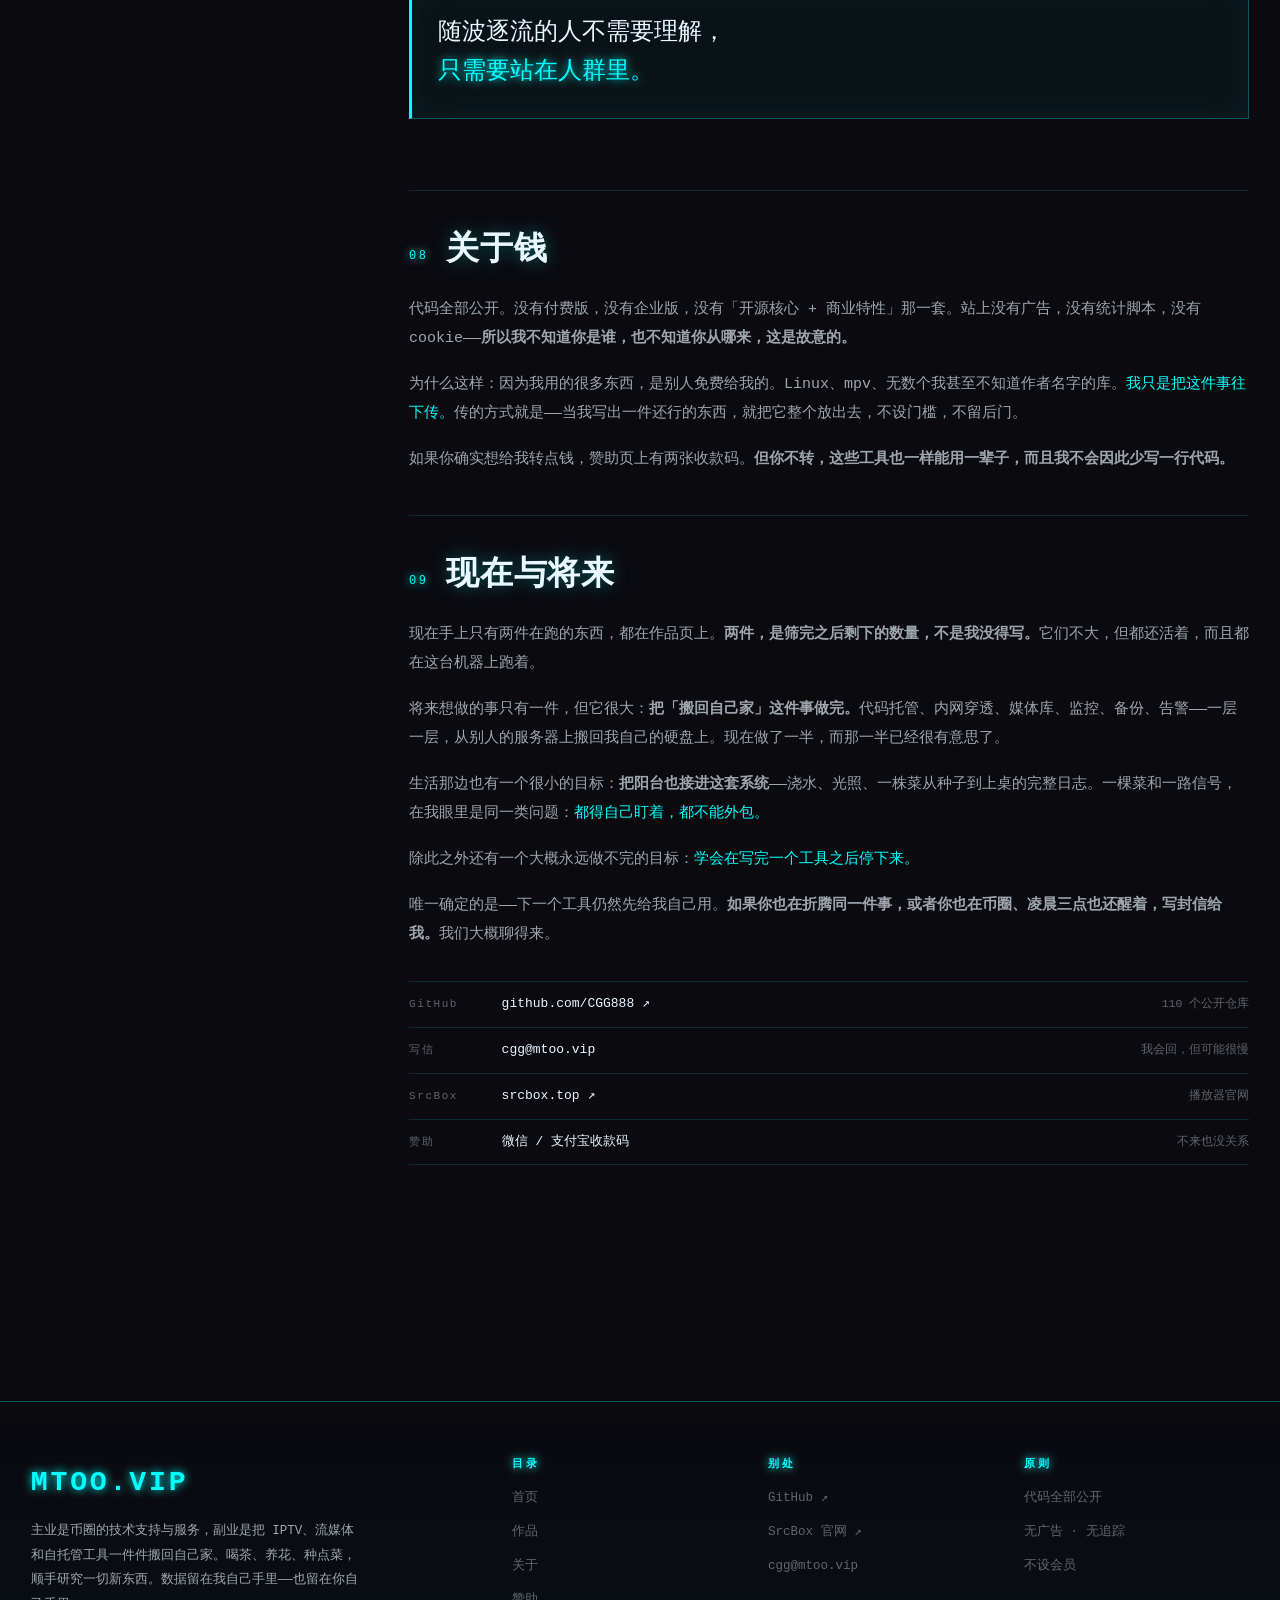
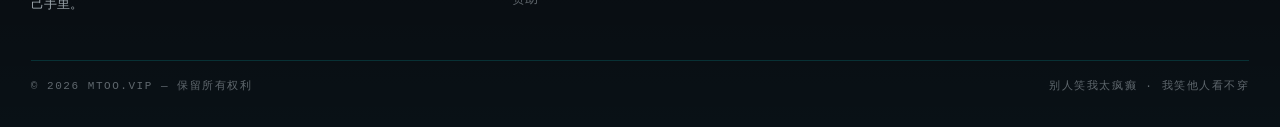
<file: docs/about.html>
<!DOCTYPE html>
<html lang="zh-CN">
<head>
<meta charset="utf-8">
<script>document.documentElement.classList.add("js");</script>
<meta name="viewport" content="width=device-width,initial-scale=1">
<title>关于 — mtoo.vip</title>
<meta name="description" content="一份 9 章的长自白：我为什么写这些工具、我不肯让步的五条、我讨厌的东西清单，以及「币圈从不收盘、阳台只认节气」到底是什么意思。如果你也觉得「该内容仅会员可见」是一种侮辱，我们大概聊得来。">
<link rel="canonical" href="https://mtoo.vip/about.html">
<link rel="icon" href="assets/favicon.svg" type="image/svg+xml">
<meta name="theme-color" content="#0a0a0f">
<meta property="og:type" content="website">
<meta property="og:site_name" content="mtoo.vip">
<meta property="og:title" content="关于 — mtoo.vip">
<meta property="og:description" content="我不肯让步的五条，我讨厌的东西清单，还有阳台上那点事。">
<meta property="og:url" content="https://mtoo.vip/about.html">
<meta property="og:image" content="https://mtoo.vip/assets/img/og.png">
<link rel="stylesheet" href="assets/css/neon.css">
</head>
<body>
<a class="skip" href="#main">跳到主要内容</a>

<nav class="nav">
  <div class="shell nav-in">
    <a class="logo" href="index.html"><i class="panel-dot"></i>MTOO.VIP</a>
    <div class="nav-links">
      <a href="index.html">首页</a>
      <a href="projects.html">作品</a>
      <a href="about.html" aria-current="page">关于</a>
      <a href="sponsor.html">赞助</a>
    </div>
    <button class="nav-toggle" type="button" aria-label="打开菜单" aria-expanded="false"><i></i></button>
  </div>
  <div class="nav-drawer" data-open="false">
    <a href="index.html"><span>01</span>首页</a>
    <a href="projects.html"><span>02</span>作品</a>
    <a href="about.html"><span>03</span>关于</a>
    <a href="sponsor.html"><span>04</span>赞助</a>
  </div>
</nav>

<main id="main">

<header class="phead">
  <div class="shell">
    <div class="crumb"><b>ABOUT</b><span>/</span><span>LONG FORM</span><span>/</span><span>9 章</span></div>
    <h1>这不是简历。<br>这是一份<br>很长的自白。</h1>
    <p class="lead sub" data-reveal>我会告诉你我为什么写这些东西、什么不肯让步、什么深恶痛绝，<br>也会告诉你「币圈从不收盘、阳台只认节气」这句话是什么意思，<br>以及有几件事我到现在也没想明白。</p>
  </div>
</header>

<section class="sec" style="padding-top:0">
  <div class="shell">
    <div class="about-grid">

      <!-- ---------- aside ---------- -->
      <aside class="about-aside">
        <div class="panel panel-tick" data-reveal>
          <p class="k">ID / 身份卡</p>
          <ul class="facts" style="margin-top:16px">
            <li><b>代号</b><span>CGG888</span></li>
            <li><b>别人叫我</b><span>超哥哥</span></li>
            <li><b>坐标</b><span>中国 · 广东</span></li>
            <li><b>主业</b><span>币圈 · 技术支持与服务</span></li>
            <li><b>副业</b><span>把东西搬回自己家</span></li>
            <li><b>阳台</b><span>茶 · 花 · 菜</span></li>
            <li><b>在学</b><span>AI 和一切新东西</span></li>
            <li><b>作息</b><span>凌晨三点以后</span></li>
            <li><b>不干</b><span>随波逐流</span></li>
            <li><b>起始</b><span>2021-11-12</span></li>
            <li><b>原则</b><span>不设门槛 · 不留后门</span></li>
            <li><b>写信</b><span><a href="mailto:cgg@mtoo.vip">cgg@mtoo.vip</a></span></li>
          </ul>
        </div>

        <div class="term" data-term data-reveal>
<span class="tl"><span class="p">$</span> ./status --now</span>
<span class="tl"><span class="ok">[running]</span> SrcBox            <span class="c">每晚在用</span></span>
<span class="tl"><span class="ok">[running]</span> channel-sentinel  <span class="c">24h 在跑</span></span>
<span class="tl"><span class="ok">[running]</span> 币圈.service      <span class="c">主业，7×24 不收盘</span></span>
<span class="tl"><span class="ok">[running]</span> 阳台.timer        <span class="c">每早 06:00 浇水，那时我刚睡</span></span>
<span class="tl"><span class="warn">[paused]</span>  睡觉              <span class="c">超时，已放弃</span></span>
<span class="tl"><span class="err">[ fail ]</span> 停止折腾          <span class="c">命令未找到</span></span>
<span class="tl"> </span>
<span class="tl"><span class="p">$</span> <span class="term-cur" aria-hidden="true">▮</span></span>
        </div>

        <div class="panel" data-reveal>
          <p class="k k-mg">SIGNATURE</p>
          <p class="body" style="margin-top:12px;font-size:13px">
            别人笑我太疯癫，<br>我笑他人看不穿。
          </p>
          <p class="faint" style="font-size:11px;margin-top:10px">唐寅 ·《桃花庵歌》／ 也是我 GitHub 上的签名</p>
        </div>
      </aside>

      <!-- ---------- main ---------- -->
      <div class="about-main">

        <article class="chapter" style="border-top:0;padding-top:0" data-reveal>
          <div class="chapter-h">
            <span class="sec-n">01</span>
            <h2 class="chapter-t">一句话</h2>
          </div>
          <div class="pull">
            币圈从不收盘，阳台只认节气。<br>两边我用的都是同一个办法：<em>把东西留在自己能碰到的地方。</em>
          </div>
          <div class="body">
            <p>如果只能留一句：<b>我不做产品，我造的是我自己每天都要用、而市面上没有人愿意做对的那件工具。</b>它们解决不了什么大问题，只解决每天都会遇到的那一个小问题——而那个小问题，通常也正好是很多人的小问题。所以它们才会被人看见，尽管我从来没为「被人看见」做过任何事。</p>
            <p>主业是币圈的技术支持与服务。那个圈子节奏最快、噪音最大，我在里面有活干，但从来没打算住在里面。<span class="cy">我的锚在别处：一个硬盘、一个域名、一壶茶、一盆还活着的植物。</span>这几样东西有一个共同点——它们都不需要我向任何人申请许可。</p>
          </div>
        </article>

        <article class="chapter" data-reveal>
          <div class="chapter-h">
            <span class="sec-n">02</span>
            <h2 class="chapter-t">我从哪来</h2>
          </div>
          <div class="body">
            <p>我的生活是两个刻度。<b>一个用分钟计，一个用季节计。</b>工作那一半在币圈——那是个 7×24 不收盘的地方，新词一天能换三茬；下面要讲的这一半，从一条家用宽带和一台运营商给的机顶盒开始。</p>
            <p>起点非常普通：一条家用宽带、一台运营商给的机顶盒。开机先放三十秒广告，界面全是预置位，想看的频道被塞进菜单第三页，回看永远转圈。我最开始只是想搞明白一件事——<b>它到底凭什么。</b></p>
            <p>后来我发现自己真正在意的不是内容，而是<span class="cy">中间那一层</span>。内容到处都是，愿意把中间那层写干净的人却很少。于是我从一张没人写过的组播地址表开始：写一个检查脚本，把「哪一路是活的」变成一个能看见的东西。</p>
            <p>再后来，脚本长出了界面，界面长成了一件工具：批量检测、EPG、时移、预约录制、多屏、硬件解码。我没有哪一天突然决定要做「一个播放器」——我只是第无数次被同一个问题卡住，然后第无数次决定不再忍。</p>
          </div>
          <div class="pull pull-mg">
            频道从来不是问题。<br>问题是每次打开电视，<em>都要先看三十秒广告。</em>
          </div>
        </article>

        <article class="chapter" data-reveal>
          <div class="chapter-h">
            <span class="sec-n">03</span>
            <h2 class="chapter-t">我信什么</h2>
          </div>
          <div class="body">
            <p>关于软件，我有五条不太会让步的信念。</p>
          </div>
          <ul class="why" style="margin-top:22px">
            <li>
              <span class="k2">一</span>
              <span class="t">数据应该待在自己的硬盘上</span>
              <span class="d">不是因为我 paranoid，是因为「别人的服务」有一个本质缺陷：<b>它随时可以停。</b>理由可以是涨价、是倒闭，也可以只是某个产品经理的季度目标。换句话说，你对自己数据的权限，是一份随时能被单方面修改的口头承诺。</span>
            </li>
            <li>
              <span class="k2">二</span>
              <span class="t">工具应该在断网的那一刻还活着</span>
              <span class="d">如果一个播放器的核心功能依赖一个远程服务，那它就不是播放器，<b>是那个服务的遥控器</b>。我的工具只有一个硬指标：拔掉网线，本地能做的部分照样做。</span>
            </li>
            <li>
              <span class="k2">三</span>
              <span class="t">每一个功能都要能回答「为什么」</span>
              <span class="d">加一个功能之前我先问：它解决的是真实存在的问题，还是我想象出来的问题？答不上来就不加。<b>功能列表的长度不是能力，是负债。</b></span>
            </li>
            <li>
              <span class="k2">四</span>
              <span class="t">工具不该要求你注册账号</span>
              <span class="d">没有会员，没有订阅，没有「登录以继续」。一个跑在你自己机器上的程序，凭什么要先证明你是谁。<b>这条在我这里没有例外——谁来找我谈，都没有例外。</b></span>
            </li>
            <li>
              <span class="k2">五</span>
              <span class="t">新的东西，必须自己摸一遍</span>
              <span class="d">AI、新协议、新硬件、某个半夜发出来的 demo，只要看不懂我就想拆开看看。但拆是为了理解，不是为了跟上。<b>追热点的人不需要理解，只需要站在人群里；我不想要那种便宜的安全感。</b></span>
            </li>
          </ul>
          <div class="pull" style="margin-top:34px">
            如果一个工具在断网的那一刻就死了，<br><em>那它其实不属于你。</em>
          </div>
        </article>

        <article class="chapter" data-reveal>
          <div class="chapter-h">
            <span class="sec-n">04</span>
            <h2 class="chapter-t">我讨厌什么</h2>
          </div>
          <div class="body">
            <p>讨厌清单比信念清单长得多，而且每一条背后都有人靠它赚钱：</p>
          </div>
          <div class="cols3" style="margin-top:22px">
            <p>三十秒不可跳过的开机广告，和为它辩护的那句「毕竟免费」。<b>「免费」只是账单的另一个收件地址。</b></p>
            <p>「该内容仅会员可见」。内容本身是公开的，被藏起来的只是访问权——<b>他们卖的不是内容，是栅栏。</b></p>
            <p>先制造摩擦，再出售「移除摩擦」的权限，然后把这整件事叫做一个行业。</p>
            <p>为了一个开关要你注册、收验证码、同意一份没人读过的协议——<b>而你想要的只是那个开关。</b></p>
            <p>把用户叫成「流量」「DAU」「日活」，然后在同一份 PPT 里写「以用户为中心」。</p>
            <p>以及「我们优化了你的体验」——而你说不出优化在哪里，只发现少了几个按钮、多了两个入口。</p>
          </div>
          <div class="body" style="margin-top:26px">
            <p>我写东西的力气，很大一部分来自这份清单。<span class="cy">我做的每一个工具，都是在从这份清单上划掉一条。</span>哪怕划掉的只对我自己有效。</p>
          </div>
        </article>

        <article class="chapter" data-reveal>
          <div class="chapter-h">
            <span class="sec-n">05</span>
            <h2 class="chapter-t">我怎么做东西</h2>
          </div>
          <div class="body">
            <p>没什么方法论，只有几条被我自己反复验证过的规矩。</p>
          </div>
          <ul class="steps" style="margin-top:22px">
            <li><span class="y">01</span><span class="e"><b>先写脚本，再写界面。</b>界面是脚本的翻译，不是它的装饰。如果逻辑没跑通，界面做得再好看，也只是把问题盖得更严实。</span></li>
            <li><span class="y">02</span><span class="e"><b>能删就删。</b>不确定要不要留的功能，默认删掉。留下来的每一个，都会在我三个月后重新读它时收利息。</span></li>
            <li><span class="y">03</span><span class="e"><b>自己先用一个月。</b>发布之前，至少要有一个月是我自己在天天用它。<b>一个连我自己都不天天用的东西，没有资格发给别人。</b></span></li>
            <li><span class="y">04</span><span class="e"><b>写完要写文档。</b>没写文档的功能等于没做——因为三个月后的我，和陌生人没有区别。</span></li>
            <li><span class="y">05</span><span class="e"><b>允许它难看，不允许它难用。</b>外观可以慢慢改；<b>但一个要先看说明书才能启动的程序，等于没有做完。</b></span></li>
          </ul>
          <div class="pull" style="margin-top:34px">
            界面是对脚本的翻译，<br><em>不是对它的装饰。</em>
          </div>
        </article>

        <article class="chapter" data-reveal>
          <div class="chapter-h">
            <span class="sec-n">06</span>
            <h2 class="chapter-t">阳台上那点事</h2>
          </div>
          <div class="body">
            <p>前面五章讲的全是屏幕里的事。屏幕外面还有一半，而且这一半才是把我按回地面的那部分。</p>
            <p>我喜欢在家喝茶。不是讲究的喝法，就是一壶放在手边，干点别的，凉了再续，一天两次。<b>手机放远一点</b>——这是我一天里唯一能做到「什么都不刷」的时间段。</p>
            <p>我养花，也自己种点菜。水平属于「活着就行」那一档。但这件事有一个我一直很依赖的性质：<span class="cy">它不接受催促。</span>水浇多了烂根，浇少了蔫，肥上多了烧苗，你急也没用。它只按自己的时间表长。</p>
            <p>在币圈那边熬完一天，再回到阳台上，这个对比会变得很刺眼。那边所有东西都在追下一个叙事：一个新词、一个新协议、一个新故事，二十四小时就能涨跌一遍。这边一株番茄从开花到能摘，要等一个多月，而且它完全不在乎今天谁在喊什么。<b>两边我都需要——一边让我知道世界跑得多快，一边让我记得有些东西催不得。</b></p>
          </div>
          <div class="pull pull-mg">
            菜不会因为你着急就长得快一点。<br><em>这件事我每天都得重新学一遍。</em>
          </div>
        </article>

        <article class="chapter" data-reveal>
          <div class="chapter-h">
            <span class="sec-n">07</span>
            <h2 class="chapter-t">我还在学什么</h2>
          </div>
          <div class="body">
            <p>我对新东西有一种不太体面的好奇心。AI、新协议、新硬件、新框架、某个人半夜发出来的一段 demo——只要看不懂，我就想弄明白它到底是怎么跑起来的。</p>
            <p>但我的方式和追热点相反。<span class="cy">我不是「跟上」，我是拆开。</span>装一遍、跑一遍、读一遍它的源码或文档，然后在自己机器上让它干一件真事。跑不通的，我不会替它辩护；跑通了的，我也未必会用它一辈子。</p>
            <p>这套习惯有个副作用：我的兴趣列表永远比时间表长。GitHub 上那一百零八个仓库，大部分是这种「我想弄明白」留下的痕迹，不算作品。<b>作品只有门口那两件——区别是，那两件我每天都在用。</b></p>
            <p>所以如果你问我最近在学什么，答案通常是：三样正在拆的东西，和一样刚拆坏的。</p>
          </div>
          <div class="pull">
            随波逐流的人不需要理解，<br><em>只需要站在人群里。</em>
          </div>
        </article>

        <article class="chapter" data-reveal>
          <div class="chapter-h">
            <span class="sec-n">08</span>
            <h2 class="chapter-t">关于钱</h2>
          </div>
          <div class="body">
            <p>代码全部公开。没有付费版，没有企业版，没有「开源核心 + 商业特性」那一套。站上没有广告，没有统计脚本，没有 cookie——<b>所以我不知道你是谁，也不知道你从哪来，这是故意的。</b></p>
            <p>为什么这样：因为我用的很多东西，是别人免费给我的。Linux、mpv、无数个我甚至不知道作者名字的库。<span class="cy">我只是把这件事往下传。</span>传的方式就是——当我写出一件还行的东西，就把它整个放出去，不设门槛，不留后门。</p>
            <p>如果你确实想给我转点钱，<a href="sponsor.html">赞助页</a>上有两张收款码。<b>但你不转，这些工具也一样能用一辈子，而且我不会因此少写一行代码。</b></p>
          </div>
        </article>

        <article class="chapter" data-reveal>
          <div class="chapter-h">
            <span class="sec-n">09</span>
            <h2 class="chapter-t">现在与将来</h2>
          </div>
          <div class="body">
            <p>现在手上只有两件在跑的东西，都在<a href="projects.html">作品页</a>上。<b>两件，是筛完之后剩下的数量，不是我没得写。</b>它们不大，但都还活着，而且都在这台机器上跑着。</p>
            <p>将来想做的事只有一件，但它很大：<b>把「搬回自己家」这件事做完。</b>代码托管、内网穿透、媒体库、监控、备份、告警——一层一层，从别人的服务器上搬回我自己的硬盘上。现在做了一半，而那一半已经很有意思了。</p>
            <p>生活那边也有一个很小的目标：<b>把阳台也接进这套系统</b>——浇水、光照、一株菜从种子到上桌的完整日志。一棵菜和一路信号，在我眼里是同一类问题：<span class="cy">都得自己盯着，都不能外包。</span></p>
            <p>除此之外还有一个大概永远做不完的目标：<span class="cy">学会在写完一个工具之后停下来。</span></p>
            <p>唯一确定的是——下一个工具仍然先给我自己用。<b>如果你也在折腾同一件事，或者你也在币圈、凌晨三点也还醒着，写封信给我。</b>我们大概聊得来。</p>
          </div>

          <ul class="refs" style="margin-top:32px">
            <li><span class="k2">GitHub</span><span><a href="https://github.com/CGG888" target="_blank" rel="noopener">github.com/CGG888 ↗</a></span><span class="d2">110 个公开仓库</span></li>
            <li><span class="k2">写信</span><span><a href="mailto:cgg@mtoo.vip">cgg@mtoo.vip</a></span><span class="d2">我会回，但可能很慢</span></li>
            <li><span class="k2">SrcBox</span><span><a href="https://srcbox.top" target="_blank" rel="noopener">srcbox.top ↗</a></span><span class="d2">播放器官网</span></li>
            <li><span class="k2">赞助</span><span><a href="sponsor.html">微信 / 支付宝收款码</a></span><span class="d2">不来也没关系</span></li>
          </ul>
        </article>

      </div>
    </div>
  </div>
</section>

</main>

<footer class="foot">
  <div class="shell">
    <div class="foot-grid">
      <div>
        <div class="foot-word">MTOO.VIP</div>
        <p class="body" style="font-size:12.5px;margin-top:12px;max-width:44ch">
          主业是币圈的技术支持与服务，副业是把 IPTV、流媒体和自托管工具一件件搬回自己家。喝茶、养花、种点菜，顺手研究一切新东西。数据留在我自己手里——也留在你自己手里。
        </p>
      </div>
      <div>
        <h4 class="k">目录</h4>
        <ul>
          <li><a href="index.html">首页</a></li>
          <li><a href="projects.html">作品</a></li>
          <li><a href="about.html">关于</a></li>
          <li><a href="sponsor.html">赞助</a></li>
        </ul>
      </div>
      <div>
        <h4 class="k">别处</h4>
        <ul>
          <li><a href="https://github.com/CGG888" target="_blank" rel="noopener">GitHub ↗</a></li>
          <li><a href="https://srcbox.top" target="_blank" rel="noopener">SrcBox 官网 ↗</a></li>
          <li><a href="mailto:cgg@mtoo.vip">cgg@mtoo.vip</a></li>
        </ul>
      </div>
      <div>
        <h4 class="k">原则</h4>
        <ul>
          <li><span>代码全部公开</span></li>
          <li><span>无广告 · 无追踪</span></li>
          <li><span>不设会员</span></li>
        </ul>
      </div>
    </div>
    <div class="foot-bottom">
      <span>© <span data-year>2026</span> MTOO.VIP — 保留所有权利</span>
      <span>别人笑我太疯癫 · 我笑他人看不穿</span>
    </div>
  </div>
</footer>

<script src="assets/js/site.js"></script>
</body>
</html>
</file>
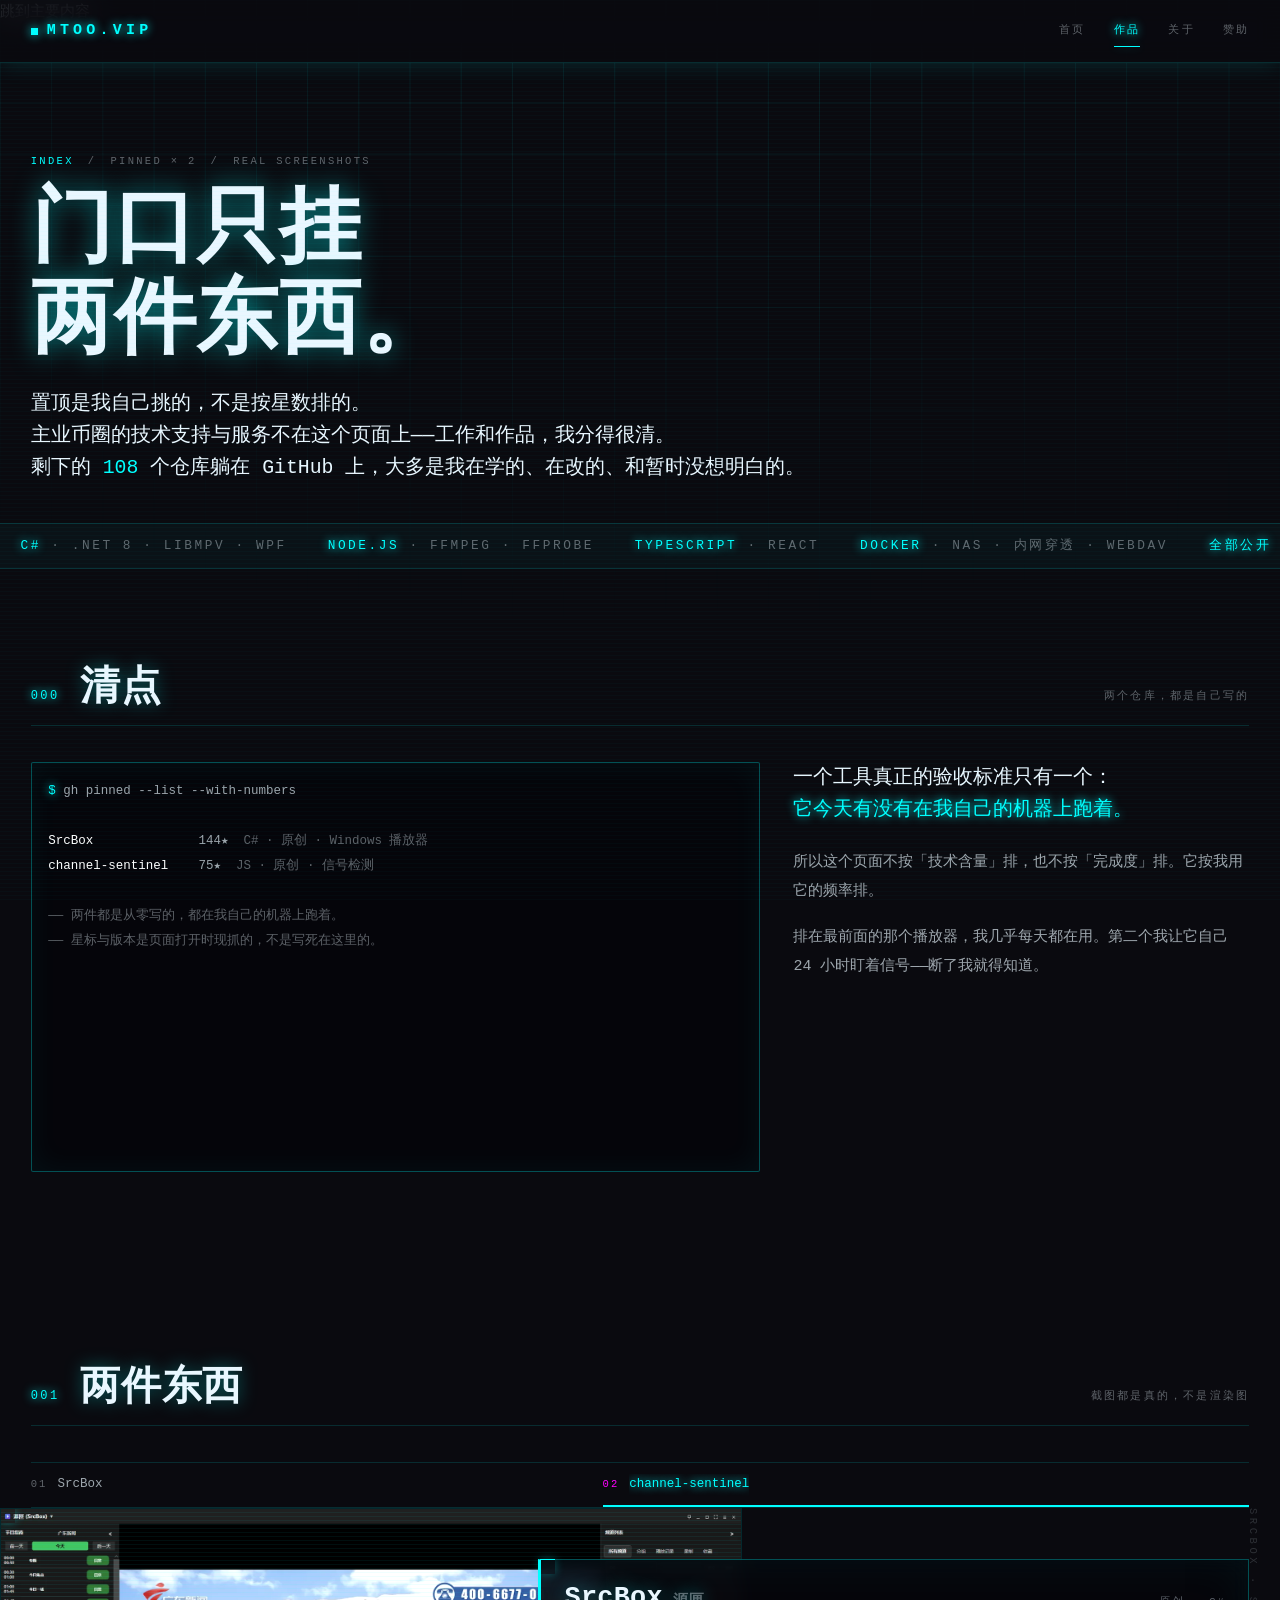
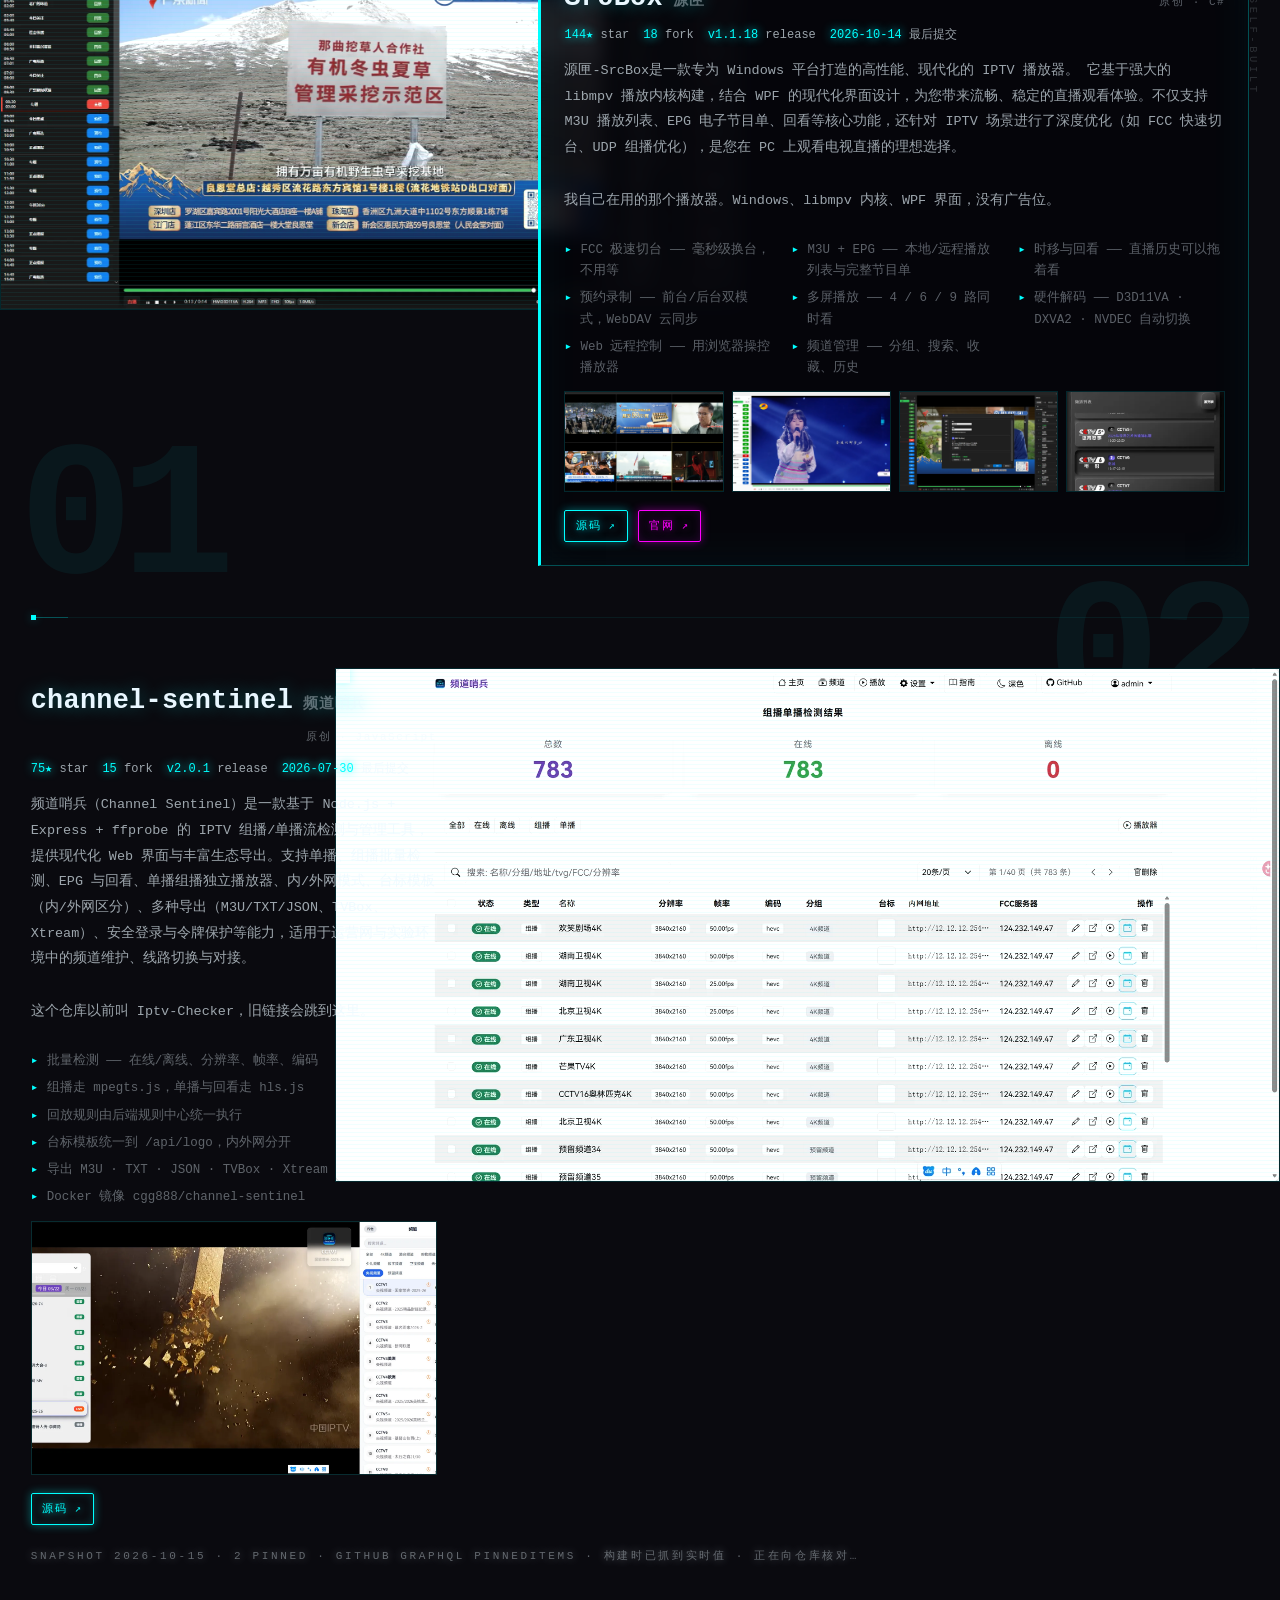
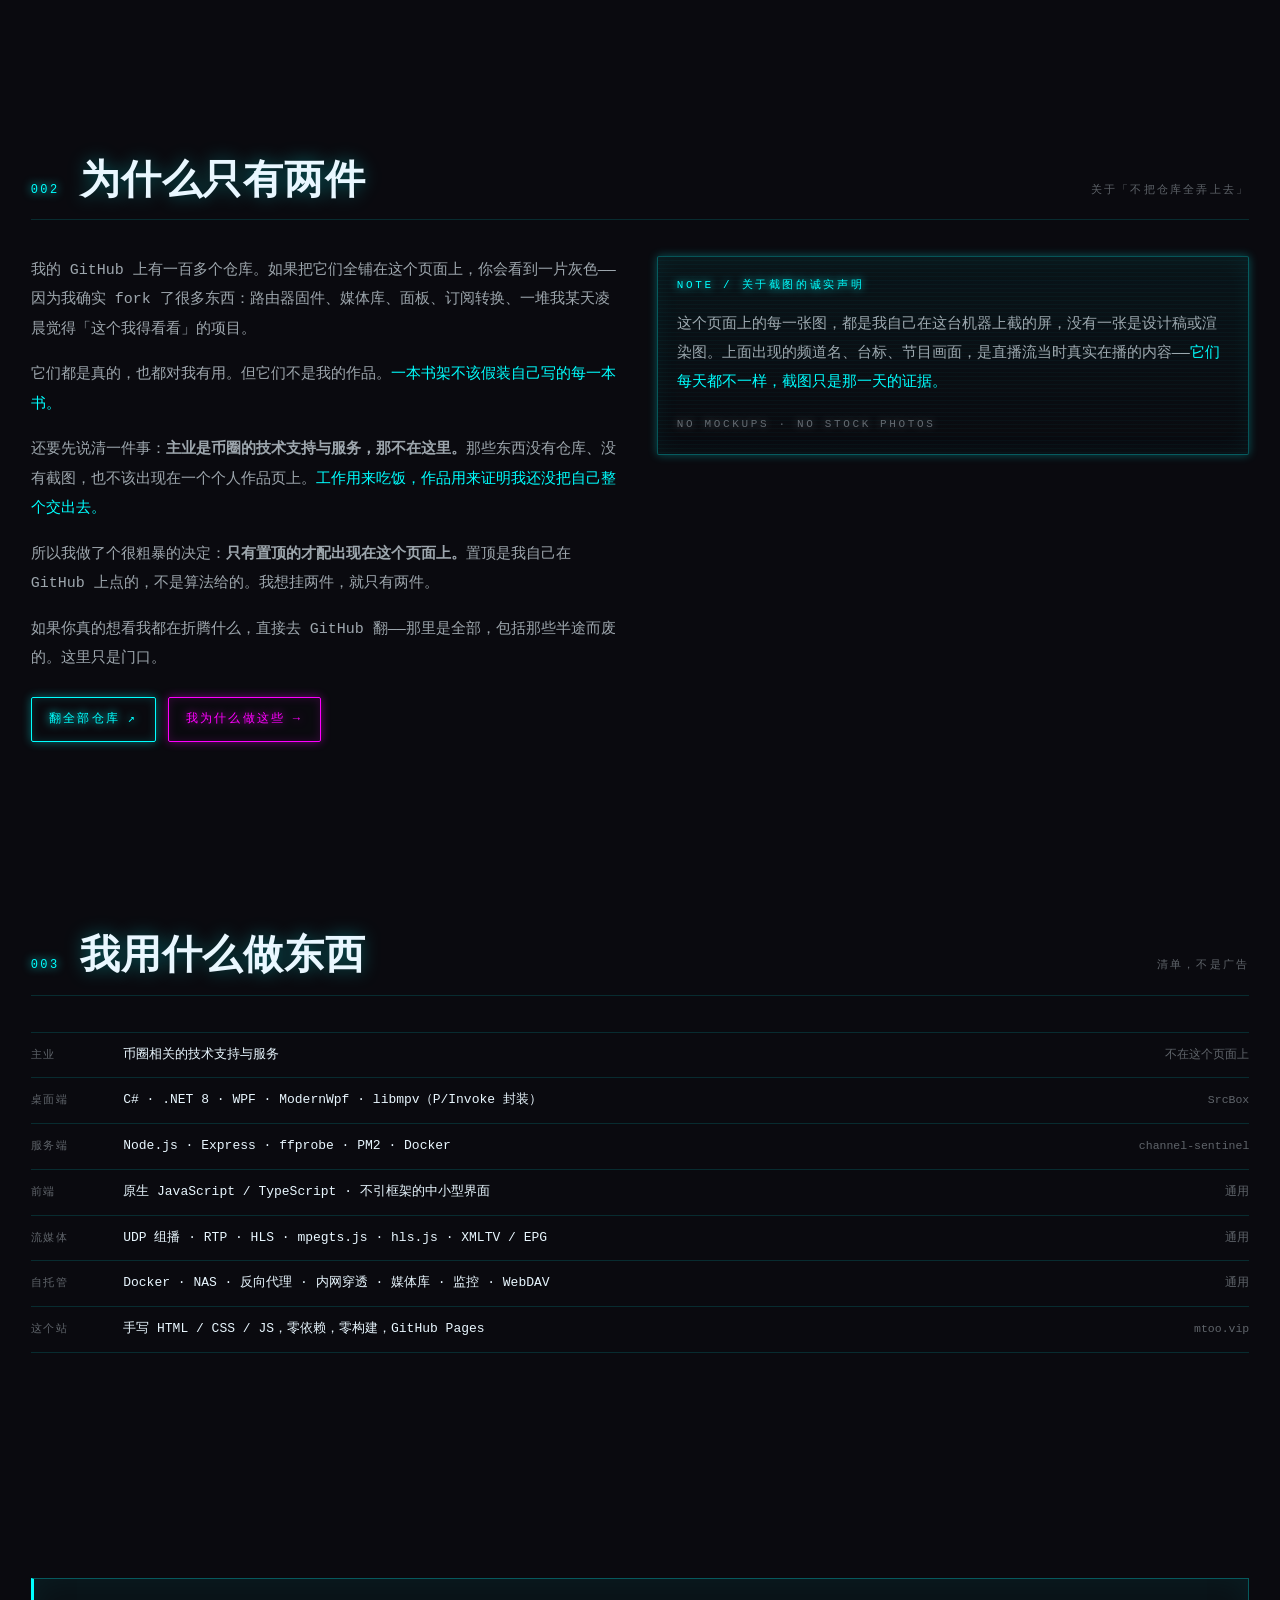
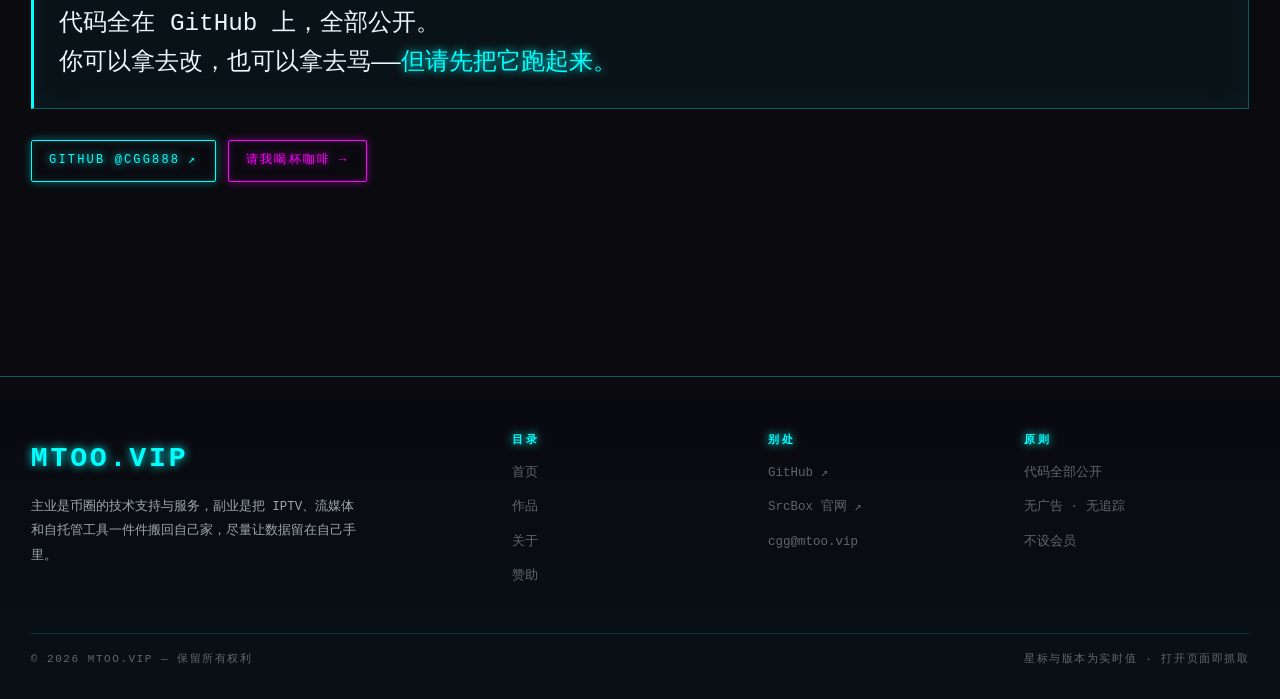
<file: docs/projects.html>
<!DOCTYPE html>
<html lang="zh-CN">
<head>
<meta charset="utf-8">
<script>document.documentElement.classList.add("js");</script>
<meta name="viewport" content="width=device-width,initial-scale=1">
<title>作品 — mtoo.vip</title>
<meta name="description" content="门口只挂两件：SrcBox 与 channel-sentinel，都是带真实截图的原创项目。置顶是我自己点的，不是算法给的——主业币圈的技术支持与服务不在这个页面上，一百多个仓库里只有这两件算我的作品。">
<link rel="canonical" href="https://mtoo.vip/projects.html">
<link rel="icon" href="assets/favicon.svg" type="image/svg+xml">
<meta name="theme-color" content="#0a0a0f">
<meta property="og:type" content="website">
<meta property="og:site_name" content="mtoo.vip">
<meta property="og:title" content="作品 — mtoo.vip">
<meta property="og:description" content="一百多个仓库里，只有四个算我的作品。其余的是我在学的、在改的、和没想明白的——工作那摊事不进这个页面。">
<meta property="og:url" content="https://mtoo.vip/projects.html">
<meta property="og:image" content="https://mtoo.vip/assets/img/og.png">
<link rel="stylesheet" href="assets/css/neon.css">
</head>
<body>
<a class="skip" href="#main">跳到主要内容</a>

<nav class="nav">
  <div class="shell nav-in">
    <a class="logo" href="index.html"><i class="panel-dot"></i>MTOO.VIP</a>
    <div class="nav-links">
      <a href="index.html">首页</a>
      <a href="projects.html" aria-current="page">作品</a>
      <a href="about.html">关于</a>
      <a href="sponsor.html">赞助</a>
    </div>
    <button class="nav-toggle" type="button" aria-label="打开菜单" aria-expanded="false"><i></i></button>
  </div>
  <div class="nav-drawer" data-open="false">
    <a href="index.html"><span>01</span>首页</a>
    <a href="projects.html"><span>02</span>作品</a>
    <a href="about.html"><span>03</span>关于</a>
    <a href="sponsor.html"><span>04</span>赞助</a>
  </div>
</nav>

<main id="main">

<header class="phead">
  <div class="shell">
    <div class="crumb"><b>INDEX</b><span>/</span><span>PINNED × 2</span><span>/</span><span>REAL SCREENSHOTS</span></div>
    <h1>门口只挂<br>两件东西。</h1>
    <p class="lead sub" data-reveal>置顶是我自己挑的，不是按星数排的。<br>主业币圈的技术支持与服务不在这个页面上——工作和作品，我分得很清。<br>剩下的 <span class="cy" id="repo-count" data-count="rest">108</span> 个仓库躺在 GitHub 上，大多是我在学的、在改的、和暂时没想明白的。</p>
  </div>
</header>

<div class="ticker" aria-hidden="true">
  <div class="ticker-in">
    <span><b>C#</b> · .NET 8 · LIBMPV · WPF</span>
    <span><b>NODE.JS</b> · FFMPEG · FFProbe</span>
    <span><b>TYPESCRIPT</b> · REACT</span>
    <span><b>DOCKER</b> · NAS · 内网穿透 · WEBDAV</span>
    <span><b>全部公开</b> · 无广告 · 无账号墙</span>
    <span><b>币圈</b> · 技术支持 · 服务（不在本页）</span>
    <span><b>凌晨三点</b> · 通常还在改东西</span>
    <span><b>MTOO.VIP</b> · 自己写、自己用、自己修</span>
  </div>
</div>

<!-- ===================== 001 · MANIFEST ===================== -->
<section class="sec" id="manifest">
  <div class="shell">
    <div class="sec-h">
      <span class="sec-n">000</span>
      <h2 class="sec-t">清点</h2>
      <span class="sec-s">两个仓库，都是自己写的</span>
    </div>
    <div class="split split-75">
      <div class="term" data-term data-reveal>
<span class="tl"><span class="p">$</span> gh pinned --list --with-numbers</span>
<span class="tl"> </span>
<span class="tl"><span class="w">SrcBox</span>              <span class="gr" data-live="stars" data-repo="SrcBox">144★</span>  <span class="c">C# · 原创 · Windows 播放器</span></span>
<span class="tl"><span class="w">channel-sentinel</span>    <span class="gr" data-live="stars" data-repo="channel-sentinel">75★</span>  <span class="c">JS · 原创 · 信号检测</span></span>
<span class="tl"> </span>
<span class="tl"><span class="c">—— 两件都是从零写的，都在我自己的机器上跑着。</span></span>
<span class="tl"><span class="c">—— 星标与版本是页面打开时现抓的，不是写死在这里的。</span></span>
<span class="tl"> </span>
<span class="tl"><span class="p">$</span> ls -1 ~/工作</span>
<span class="tl"><span class="c">（主业：币圈的技术支持与服务。工作不进作品页，这是我给自己定的规矩。）</span></span>
<span class="tl"> </span>
<span class="tl"><span class="p">$</span> gh repo list --limit 200 | wc -l</span>
<span class="tl"><span class="w" data-count="repos">110</span>  <span class="c">—— 其余 <span data-count="rest">108</span> 个都在角落里，我不打算把它们摆出来</span></span>
<span class="tl"> </span>
<span class="tl"><span class="p">$</span> <span class="term-cur" aria-hidden="true">▮</span></span>
      </div>
      <div>
        <p class="lead" data-reveal>一个工具真正的验收标准只有一个：<br><em>它今天有没有在我自己的机器上跑着。</em></p>
        <div class="body" data-reveal>
          <p>所以这个页面不按「技术含量」排，也不按「完成度」排。它按我用它的频率排。</p>
          <p>排在最前面的那个播放器，我几乎每天都在用。第二个我让它自己 24 小时盯着信号——断了我就得知道。</p>
        </div>
      </div>
    </div>
  </div>
</section>

<!-- ===================== 002 · THE TWO ===================== -->
<section class="sec" id="the-two">
  <div class="shell">
    <div class="sec-h">
      <span class="sec-n">001</span>
      <h2 class="sec-t">两件东西</h2>
      <span class="sec-s">截图都是真的，不是渲染图</span>
    </div>
    <div class="pins" id="pinned" data-detail="full" data-layout="rack" data-reveal></div>
    <p class="k faint" style="margin-top:22px" id="data-stamp" data-reveal></p>
  </div>
</section>

<!-- ===================== 003 · WHY SO FEW ===================== -->
<section class="sec" id="why-few">
  <div class="shell">
    <div class="sec-h">
      <span class="sec-n">002</span>
      <h2 class="sec-t">为什么只有两件</h2>
      <span class="sec-s">关于「不把仓库全弄上去」</span>
    </div>
    <div class="split">
      <div class="body" data-reveal>
        <p>我的 GitHub 上有一百多个仓库。如果把它们全铺在这个页面上，你会看到一片灰色——因为我确实 fork 了很多东西：路由器固件、媒体库、面板、订阅转换、一堆我某天凌晨觉得「这个我得看看」的项目。</p>
        <p>它们都是真的，也都对我有用。但它们不是我的作品。<span class="cy">一本书架不该假装自己写的每一本书。</span></p>
        <p>还要先说清一件事：<b>主业是币圈的技术支持与服务，那不在这里。</b>那些东西没有仓库、没有截图，也不该出现在一个个人作品页上。<span class="cy">工作用来吃饭，作品用来证明我还没把自己整个交出去。</span></p>
        <p>所以我做了个很粗暴的决定：<b>只有置顶的才配出现在这个页面上。</b>置顶是我自己在 GitHub 上点的，不是算法给的。我想挂两件，就只有两件。</p>
        <p>如果你真的想看我都在折腾什么，直接去 GitHub 翻——那里是全部，包括那些半途而废的。这里只是门口。</p>
        <div style="display:flex;gap:12px;flex-wrap:wrap;margin-top:24px">
          <a class="btn" href="https://github.com/CGG888?tab=repositories" target="_blank" rel="noopener">翻全部仓库 <span>↗</span></a>
          <a class="btn btn-mg" href="about.html">我为什么做这些 <span>→</span></a>
        </div>
      </div>
      <div class="panel panel-tick" data-reveal>
        <p class="k">NOTE / 关于截图的诚实声明</p>
        <p class="body" style="margin-top:14px">
          这个页面上的每一张图，都是我自己在这台机器上截的屏，没有一张是设计稿或渲染图。上面出现的频道名、台标、节目画面，是直播流当时真实在播的内容——<span class="cy">它们每天都不一样，截图只是那一天的证据。</span>
        </p>
        <p class="k faint" style="margin-top:18px">NO MOCKUPS · NO STOCK PHOTOS</p>
      </div>
    </div>
  </div>
</section>

<!-- ===================== 004 · STACK ===================== -->
<section class="sec" id="stack">
  <div class="shell">
    <div class="sec-h">
      <span class="sec-n">003</span>
      <h2 class="sec-t">我用什么做东西</h2>
      <span class="sec-s">清单，不是广告</span>
    </div>
    <ul class="refs" data-reveal>
      <li><span class="k2">主业</span><span>币圈相关的技术支持与服务</span><span class="d2">不在这个页面上</span></li>
      <li><span class="k2">桌面端</span><span>C# · .NET 8 · WPF · ModernWpf · libmpv（P/Invoke 封装）</span><span class="d2">SrcBox</span></li>
      <li><span class="k2">服务端</span><span>Node.js · Express · ffprobe · PM2 · Docker</span><span class="d2">channel-sentinel</span></li>
      <li><span class="k2">前端</span><span>原生 JavaScript / TypeScript · 不引框架的中小型界面</span><span class="d2">通用</span></li>
      <li><span class="k2">流媒体</span><span>UDP 组播 · RTP · HLS · mpegts.js · hls.js · XMLTV / EPG</span><span class="d2">通用</span></li>
      <li><span class="k2">自托管</span><span>Docker · NAS · 反向代理 · 内网穿透 · 媒体库 · 监控 · WebDAV</span><span class="d2">通用</span></li>
      <li><span class="k2">这个站</span><span>手写 HTML / CSS / JS，零依赖，零构建，GitHub Pages</span><span class="d2">mtoo.vip</span></li>
    </ul>
  </div>
</section>

<!-- ===================== 005 · OUTRO ===================== -->
<section class="sec" id="outro">
  <div class="shell">
    <div class="pull" data-reveal>
      代码全在 GitHub 上，全部公开。<br>
      你可以拿去改，也可以拿去骂——<em>但请先把它跑起来。</em>
    </div>
    <div style="display:flex;gap:12px;flex-wrap:wrap">
      <a class="btn" href="https://github.com/CGG888" target="_blank" rel="noopener">GitHub @CGG888 <span>↗</span></a>
      <a class="btn btn-mg" href="sponsor.html">请我喝杯咖啡 <span>→</span></a>
    </div>
  </div>
</section>

</main>

<footer class="foot">
  <div class="shell">
    <div class="foot-grid">
      <div>
        <div class="foot-word">MTOO.VIP</div>
        <p class="body" style="font-size:12.5px;margin-top:12px;max-width:44ch">
          主业是币圈的技术支持与服务，副业是把 IPTV、流媒体和自托管工具一件件搬回自己家，尽量让数据留在自己手里。
        </p>
      </div>
      <div>
        <h4 class="k">目录</h4>
        <ul>
          <li><a href="index.html">首页</a></li>
          <li><a href="projects.html">作品</a></li>
          <li><a href="about.html">关于</a></li>
          <li><a href="sponsor.html">赞助</a></li>
        </ul>
      </div>
      <div>
        <h4 class="k">别处</h4>
        <ul>
          <li><a href="https://github.com/CGG888" target="_blank" rel="noopener">GitHub ↗</a></li>
          <li><a href="https://srcbox.top" target="_blank" rel="noopener">SrcBox 官网 ↗</a></li>
          <li><a href="mailto:cgg@mtoo.vip">cgg@mtoo.vip</a></li>
        </ul>
      </div>
      <div>
        <h4 class="k">原则</h4>
        <ul>
          <li><span>代码全部公开</span></li>
          <li><span>无广告 · 无追踪</span></li>
          <li><span>不设会员</span></li>
        </ul>
      </div>
    </div>
    <div class="foot-bottom">
      <span>© <span data-year>2026</span> MTOO.VIP — 保留所有权利</span>
      <span>星标与版本为实时值 · 打开页面即抓取</span>
    </div>
  </div>
</footer>

<script src="assets/js/site.js"></script>
<script src="assets/js/projects.js"></script>
</body>
</html>
</file>
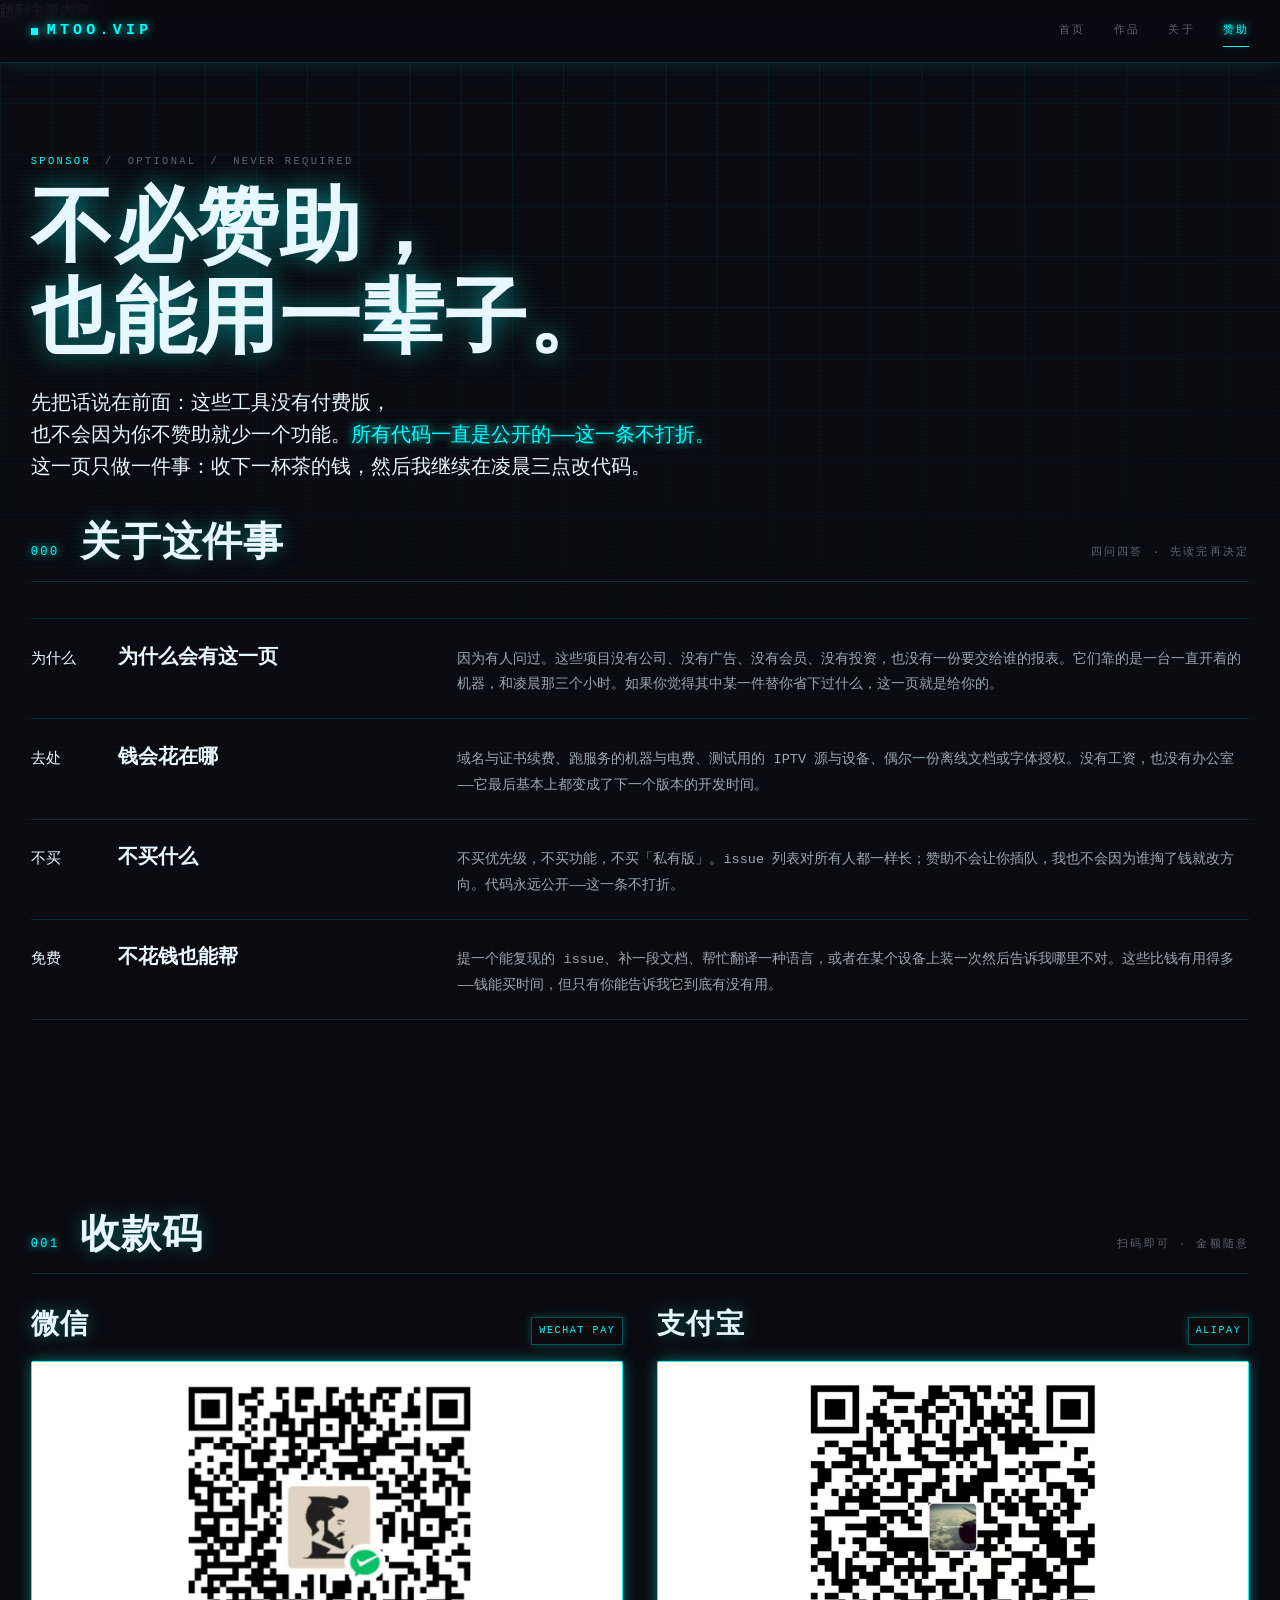
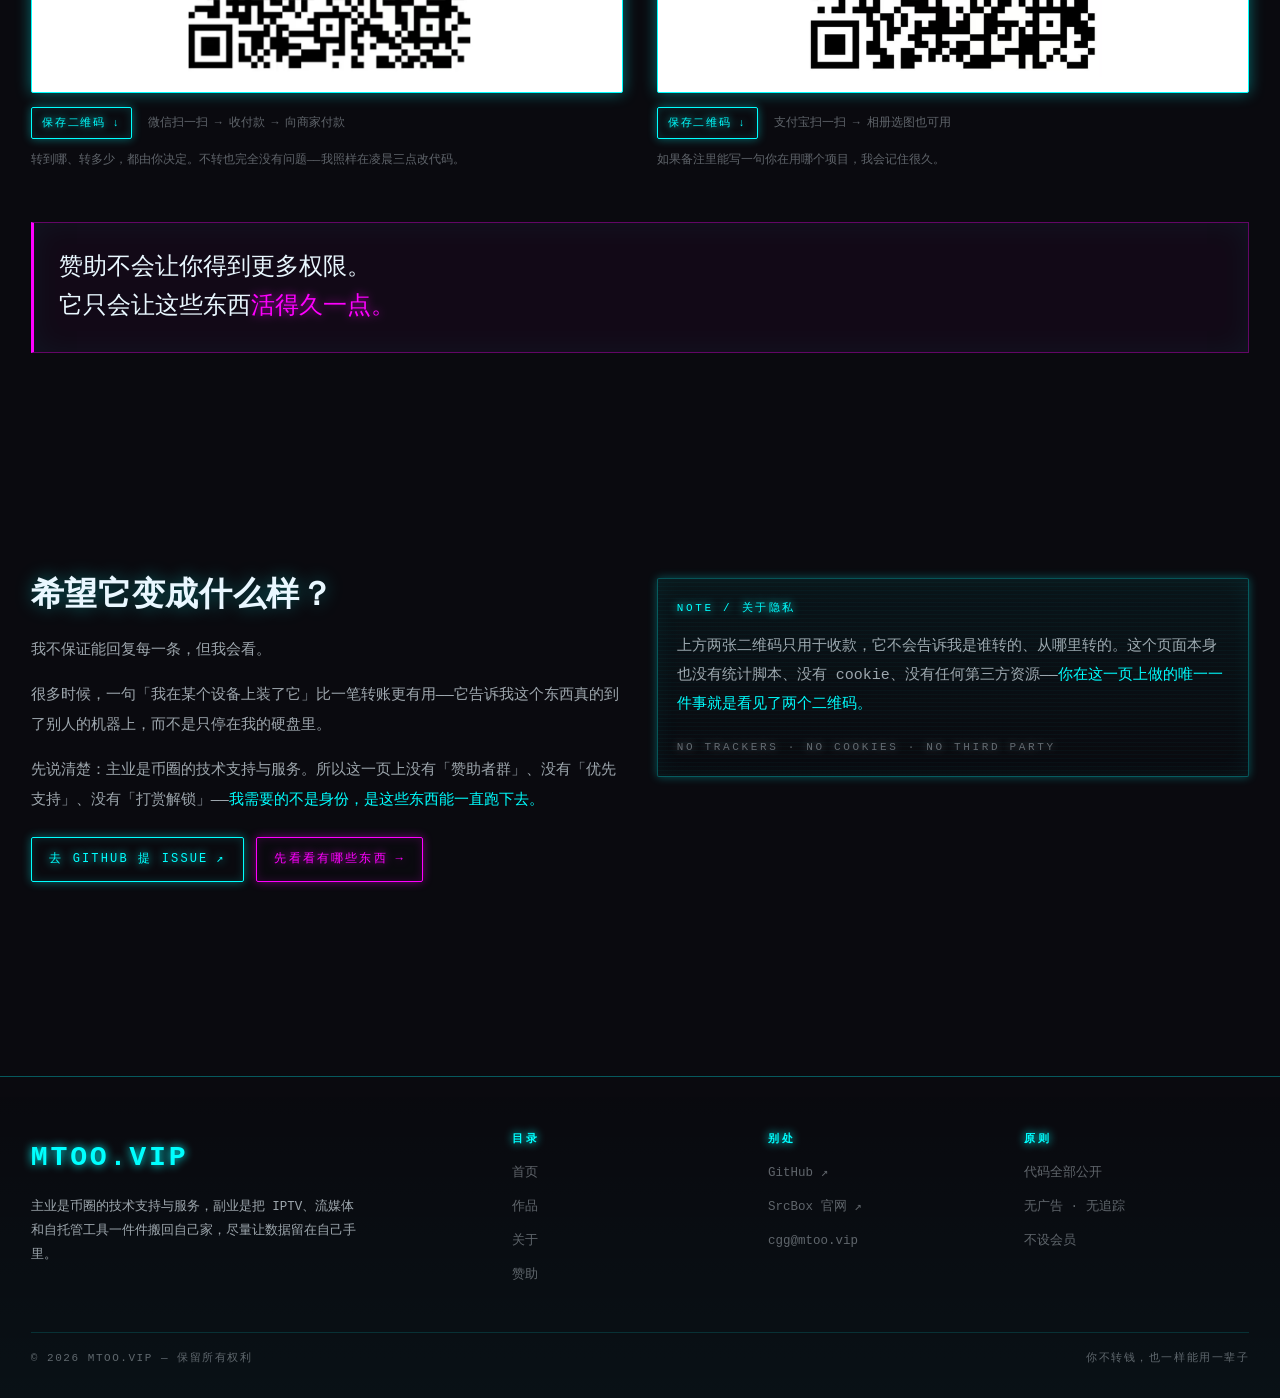
<file: docs/sponsor.html>
<!DOCTYPE html>
<html lang="zh-CN">
<head>
<meta charset="utf-8">
<script>document.documentElement.classList.add("js");</script>
<meta name="viewport" content="width=device-width,initial-scale=1">
<title>赞助 — mtoo.vip</title>
<meta name="description" content="不必赞助，也能用一辈子。这些工具没有付费版，也不会因为你不赞助就少一个功能，所有代码一直是公开的。想请我喝杯茶，这里是微信与支付宝收款码。">
<link rel="canonical" href="https://mtoo.vip/sponsor.html">
<link rel="icon" href="assets/favicon.svg" type="image/svg+xml">
<meta name="theme-color" content="#0a0a0f">
<meta property="og:type" content="website">
<meta property="og:site_name" content="mtoo.vip">
<meta property="og:title" content="赞助 — mtoo.vip">
<meta property="og:description" content="不必赞助，也能用一辈子。所有代码一直是公开的——这一条不打折。收款码只用来续域名、交电费和买一杯茶。">
<meta property="og:url" content="https://mtoo.vip/sponsor.html">
<meta property="og:image" content="https://mtoo.vip/assets/img/og.png">
<link rel="stylesheet" href="assets/css/neon.css">
</head>
<body>
<a class="skip" href="#main">跳到主要内容</a>

<nav class="nav">
  <div class="shell nav-in">
    <a class="logo" href="index.html"><i class="panel-dot"></i>MTOO.VIP</a>
    <div class="nav-links">
      <a href="index.html">首页</a>
      <a href="projects.html">作品</a>
      <a href="about.html">关于</a>
      <a href="sponsor.html" aria-current="page">赞助</a>
    </div>
    <button class="nav-toggle" type="button" aria-label="打开菜单" aria-expanded="false"><i></i></button>
  </div>
  <div class="nav-drawer" data-open="false">
    <a href="index.html"><span>01</span>首页</a>
    <a href="projects.html"><span>02</span>作品</a>
    <a href="about.html"><span>03</span>关于</a>
    <a href="sponsor.html"><span>04</span>赞助</a>
  </div>
</nav>

<main id="main">

<header class="phead">
  <div class="shell">
    <div class="crumb"><b>SPONSOR</b><span>/</span><span>OPTIONAL</span><span>/</span><span>NEVER REQUIRED</span></div>
    <h1>不必赞助，<br>也能用一辈子。</h1>
    <p class="lead sub" data-reveal>先把话说在前面：这些工具没有付费版，<br>也不会因为你不赞助就少一个功能。<em>所有代码一直是公开的——这一条不打折。</em><br>这一页只做一件事：收下一杯茶的钱，然后我继续在凌晨三点改代码。</p>
  </div>
</header>

<!-- ===================== 001 · WHY ===================== -->
<section class="sec" style="padding-top:0" id="why">
  <div class="shell">
    <div class="sec-h">
      <span class="sec-n">000</span>
      <h2 class="sec-t">关于这件事</h2>
      <span class="sec-s">四问四答 · 先读完再决定</span>
    </div>
    <ul class="why" data-reveal>
      <li>
        <span class="k2">为什么</span>
        <span class="t">为什么会有这一页</span>
        <span class="d">因为有人问过。这些项目没有公司、没有广告、没有会员、没有投资，也没有一份要交给谁的报表。它们靠的是一台一直开着的机器，和凌晨那三个小时。如果你觉得其中某一件替你省下过什么，这一页就是给你的。</span>
      </li>
      <li>
        <span class="k2">去处</span>
        <span class="t">钱会花在哪</span>
        <span class="d">域名与证书续费、跑服务的机器与电费、测试用的 IPTV 源与设备、偶尔一份离线文档或字体授权。没有工资，也没有办公室——它最后基本上都变成了下一个版本的开发时间。</span>
      </li>
      <li>
        <span class="k2">不买</span>
        <span class="t">不买什么</span>
        <span class="d">不买优先级，不买功能，不买「私有版」。issue 列表对所有人都一样长；赞助不会让你插队，我也不会因为谁掏了钱就改方向。代码永远公开——这一条不打折。</span>
      </li>
      <li>
        <span class="k2">免费</span>
        <span class="t">不花钱也能帮</span>
        <span class="d">提一个能复现的 issue、补一段文档、帮忙翻译一种语言，或者在某个设备上装一次然后告诉我哪里不对。这些比钱有用得多——钱能买时间，但只有你能告诉我它到底有没有用。</span>
      </li>
    </ul>
  </div>
</section>

<!-- ===================== 002 · QR ===================== -->
<section class="sec" id="qr">
  <div class="shell">
    <div class="sec-h">
      <span class="sec-n">001</span>
      <h2 class="sec-t">收款码</h2>
      <span class="sec-s">扫码即可 · 金额随意</span>
    </div>

    <div class="qr-grid">
      <div data-reveal>
        <div class="qr-head">
          <h3 class="qr-h">微信</h3>
          <span class="tag tag-on">WECHAT PAY</span>
        </div>
        <div class="qr-frame">
          <img src="assets/img/qr/wechat.png" width="764" height="760" alt="微信收款码">
        </div>
        <div class="qr-acts">
          <a class="btn btn-sm" href="assets/img/qr/wechat.png" download="mtoo-wechat.png">保存二维码 <span>↓</span></a>
          <span class="qr-note">微信扫一扫 → 收付款 → 向商家付款</span>
        </div>
        <p class="qr-note" style="margin-top:10px">转到哪、转多少，都由你决定。不转也完全没有问题——我照样在凌晨三点改代码。</p>
      </div>

      <div data-reveal>
        <div class="qr-head">
          <h3 class="qr-h">支付宝</h3>
          <span class="tag tag-on">ALIPAY</span>
        </div>
        <div class="qr-frame">
          <img src="assets/img/qr/alipay.png" width="992" height="1000" alt="支付宝收款码">
        </div>
        <div class="qr-acts">
          <a class="btn btn-sm" href="assets/img/qr/alipay.png" download="mtoo-alipay.png">保存二维码 <span>↓</span></a>
          <span class="qr-note">支付宝扫一扫 → 相册选图也可用</span>
        </div>
        <p class="qr-note" style="margin-top:10px">如果备注里能写一句你在用哪个项目，我会记住很久。</p>
      </div>
    </div>

    <div class="pull pull-mg" style="margin-top:clamp(30px,4vw,64px)" data-reveal>
      赞助不会让你得到更多权限。<br>它只会让这些东西<em>活得久一点。</em>
    </div>
  </div>
</section>

<!-- ===================== 003 · NOTE ===================== -->
<section class="sec" id="note">
  <div class="shell">
    <div class="split">
      <div>
        <h2 class="sec-t" style="font-size:clamp(20px,2.6vw,38px)">希望它变成什么样？</h2>
        <div class="body" style="margin-top:20px" data-reveal>
          <p>我不保证能回复每一条，但我会看。</p>
          <p>很多时候，一句「我在某个设备上装了它」比一笔转账更有用——它告诉我这个东西真的到了别人的机器上，而不是只停在我的硬盘里。</p>
          <p>先说清楚：主业是币圈的技术支持与服务。所以这一页上没有「赞助者群」、没有「优先支持」、没有「打赏解锁」——<span class="cy">我需要的不是身份，是这些东西能一直跑下去。</span></p>
          <div style="display:flex;gap:12px;flex-wrap:wrap;margin-top:22px">
            <a class="btn" href="https://github.com/CGG888" target="_blank" rel="noopener">去 GitHub 提 issue <span>↗</span></a>
            <a class="btn btn-mg" href="projects.html">先看看有哪些东西 <span>→</span></a>
          </div>
        </div>
      </div>
      <div class="panel panel-tick" data-reveal>
        <p class="k">NOTE / 关于隐私</p>
        <p class="body" style="margin-top:14px">
          上方两张二维码只用于收款，它不会告诉我是谁转的、从哪里转的。这个页面本身也没有统计脚本、没有 cookie、没有任何第三方资源——<span class="cy">你在这一页上做的唯一一件事就是看见了两个二维码。</span>
        </p>
        <p class="k faint" style="margin-top:18px">NO TRACKERS · NO COOKIES · NO THIRD PARTY</p>
      </div>
    </div>
  </div>
</section>

</main>

<footer class="foot">
  <div class="shell">
    <div class="foot-grid">
      <div>
        <div class="foot-word">MTOO.VIP</div>
        <p class="body" style="font-size:12.5px;margin-top:12px;max-width:44ch">
          主业是币圈的技术支持与服务，副业是把 IPTV、流媒体和自托管工具一件件搬回自己家，尽量让数据留在自己手里。
        </p>
      </div>
      <div>
        <h4 class="k">目录</h4>
        <ul>
          <li><a href="index.html">首页</a></li>
          <li><a href="projects.html">作品</a></li>
          <li><a href="about.html">关于</a></li>
          <li><a href="sponsor.html">赞助</a></li>
        </ul>
      </div>
      <div>
        <h4 class="k">别处</h4>
        <ul>
          <li><a href="https://github.com/CGG888" target="_blank" rel="noopener">GitHub ↗</a></li>
          <li><a href="https://srcbox.top" target="_blank" rel="noopener">SrcBox 官网 ↗</a></li>
          <li><a href="mailto:cgg@mtoo.vip">cgg@mtoo.vip</a></li>
        </ul>
      </div>
      <div>
        <h4 class="k">原则</h4>
        <ul>
          <li><span>代码全部公开</span></li>
          <li><span>无广告 · 无追踪</span></li>
          <li><span>不设会员</span></li>
        </ul>
      </div>
    </div>
    <div class="foot-bottom">
      <span>© <span data-year>2026</span> MTOO.VIP — 保留所有权利</span>
      <span>你不转钱，也一样能用一辈子</span>
    </div>
  </div>
</footer>

<script src="assets/js/site.js"></script>
</body>
</html>
</file>
<file: docs/assets/css/neon.css>
@charset "UTF-8";
/* ==========================================================================
   mtoo.vip  —  CYBERPUNK NEON
   Design language: StyleKit "cyberpunk-neon" (visual)
   Hard rules honoured throughout:
     · background always near-black (#0a0a0f), never light
     · glow only — no soft drop shadows at all
     · saturated only: cyan #00ffff · magenta #ff00ff · yellow #ffff00
                       green #00ff00 · red #ff0506
     · mono type everywhere, uppercase + tracked labels, headers bold
     · radius 0–2px, never soft
     · interactions 100–150ms; active = glitch offset, never scale
   Layout note: this replaces an earlier "editorial" build whose prose was
   capped at 44ch. Everything here is built WIDE on purpose — 2160px shell,
   prose at 110ch, and a few full-bleed typographic bands that are meant to
   run edge to edge and break the column rhythm on purpose.
   ========================================================================== */

/* ---------- 1 · tokens ---------- */
:root{
  --bg:#0a0a0f;
  --bg-deep:#05050a;
  --bg-raise:#0d0d16;

  --cy:#00ffff;
  --mg:#ff00ff;
  --yl:#ffff00;
  --gr:#00ff00;
  --rd:#ff0506;

  --fg:#e9f7ff;
  --dim:rgba(233,247,255,.66);
  --faint:rgba(233,247,255,.38);
  --ghost:rgba(233,247,255,.16);

  --line:rgba(0,255,255,.30);
  --line-soft:rgba(0,255,255,.14);
  --line-faint:rgba(0,255,255,.07);

  --glow-s:0 0 10px rgba(0,255,255,.30);
  --glow-m:0 0 15px rgba(0,255,255,.40);
  --glow-l:0 0 25px rgba(0,255,255,.50);
  --glow-xl:0 0 30px rgba(0,255,255,.60);
  --glow-mg:0 0 18px rgba(255,0,255,.55);
  --glow-text:0 0 10px currentColor;

  --mono:ui-monospace,"Cascadia Mono","JetBrains Mono","SF Mono",Menlo,Consolas,
         "Liberation Mono","DejaVu Sans Mono",monospace;
  --cjk:"PingFang SC","Microsoft YaHei","Noto Sans SC","Source Han Sans SC",
        "Hiragino Sans GB",sans-serif;

  --gut:clamp(14px,2.4vw,44px);
  --maxw:2160px;          /* wide by design — see the layout note above */
  --navh:62px;
  --sec:clamp(64px,7.6vw,132px);
  --fast:.12s ease-out;
  --med:.18s ease-out;
}

/* ---------- 2 · base + atmosphere ---------- */
*,*::before,*::after{box-sizing:border-box}
html{-webkit-text-size-adjust:100%;scroll-behavior:smooth;scroll-padding-top:calc(var(--navh) + 18px)}
body{
  margin:0;background:var(--bg);color:var(--fg);
  font-family:var(--mono);font-size:15px;line-height:1.75;font-weight:400;
  -webkit-font-smoothing:antialiased;-moz-osx-font-smoothing:grayscale;
  overflow-x:hidden;
}
/* faint engineering grid */
body::before{
  content:"";position:fixed;inset:0;z-index:0;pointer-events:none;
  background-image:
    linear-gradient(var(--line-faint) 1px,transparent 1px),
    linear-gradient(90deg,var(--line-faint) 1px,transparent 1px);
  background-size:clamp(40px,4vw,68px) clamp(40px,4vw,68px);
  -webkit-mask-image:radial-gradient(ellipse 120% 90% at 50% 0%,#000 20%,transparent 78%);
  mask-image:radial-gradient(ellipse 120% 90% at 50% 0%,#000 20%,transparent 78%);
}
/* CRT scanlines over everything */
body::after{
  content:"";position:fixed;inset:0;z-index:2;pointer-events:none;
  background:repeating-linear-gradient(transparent 0 3px,rgba(0,255,255,.022) 3px 4px);
}
::selection{background:var(--cy);color:#000}
:focus-visible{outline:1px solid var(--cy);outline-offset:3px}
img{display:block;max-width:100%;height:auto}
a{color:inherit;text-decoration:none}
button{font:inherit;color:inherit;background:none;border:0}
hr{border:0;height:1px;background:var(--line-soft);margin:0}
p{margin:0 0 1.1em}
p:last-child{margin-bottom:0}

/* ---------- 3 · type ---------- */
h1,h2,h3,h4{margin:0;font-weight:700;line-height:1.12;letter-spacing:.01em}
h1{text-shadow:0 0 26px rgba(0,255,255,.5)}
h2,h3{text-shadow:0 0 18px rgba(0,255,255,.35)}

.k{font-size:11px;letter-spacing:.24em;text-transform:uppercase;color:var(--cy);text-shadow:var(--glow-text)}
.k-mg{color:var(--mg)}
.k-yl{color:var(--yl)}
.k-gr{color:var(--gr)}
.n{font-variant-numeric:tabular-nums}
.dim{color:var(--dim)}
.faint{color:var(--faint)}
.cy{color:var(--cy)}
.mg{color:var(--mg)}
.body{max-width:min(100%,110ch);color:var(--dim);line-height:1.95}   /* wide, not 44ch */
/* long prose breaks into two columns instead of staying a narrow ribbon */
.body-2c{columns:2;column-gap:clamp(26px,3.4vw,64px);column-rule:1px solid var(--line-faint)}
.body-2c p{break-inside:avoid}
.lead{font-size:clamp(17px,1.55vw,25px);line-height:1.62;color:var(--fg)}
.lead em{font-style:normal;color:var(--cy);text-shadow:var(--glow-text)}

/* ---------- 4 · layout ---------- */
.shell{width:100%;max-width:var(--maxw);margin:0 auto;padding:0 var(--gut);position:relative;z-index:1}
.grid{display:grid;grid-template-columns:repeat(12,minmax(0,1fr));gap:clamp(14px,1.6vw,30px)}
.split{display:grid;grid-template-columns:minmax(0,1fr) minmax(0,1fr);gap:clamp(20px,2.6vw,56px);align-items:start}
.split-75{grid-template-columns:minmax(0,1.6fr) minmax(0,1fr)}
.split-57{grid-template-columns:minmax(0,1.25fr) minmax(0,1fr)}
.rule{height:1px;background:var(--line-soft)}
.rule-glow{height:1px;background:linear-gradient(90deg,transparent,var(--cy),transparent);box-shadow:var(--glow-s)}
.sec{padding:var(--sec) 0;position:relative;z-index:1}

.sec-h{
  display:flex;align-items:baseline;gap:clamp(12px,1.6vw,26px);flex-wrap:wrap;
  border-bottom:1px solid var(--line-soft);padding-bottom:14px;
  margin-bottom:clamp(24px,2.8vw,46px);
}
.sec-n{font-size:12px;letter-spacing:.2em;color:var(--cy);text-shadow:var(--glow-text);font-variant-numeric:tabular-nums}
.sec-t{font-size:clamp(21px,3.1vw,50px);text-transform:uppercase;letter-spacing:.02em}
.sec-s{margin-left:auto;font-size:11px;letter-spacing:.2em;text-transform:uppercase;color:var(--faint)}

/* ---------- 5 · glow panel ---------- */
.panel{
  position:relative;overflow:hidden;border-radius:2px;
  background:linear-gradient(180deg,rgba(0,255,255,.045),rgba(10,10,15,.55));
  border:1px solid var(--line);
  box-shadow:var(--glow-s),inset 0 0 24px rgba(0,255,255,.06);
  padding:clamp(16px,1.5vw,30px);
  transition:box-shadow var(--fast),border-color var(--fast);
}
.panel:hover{border-color:var(--cy);box-shadow:var(--glow-xl),inset 0 0 30px rgba(0,255,255,.13)}
/* scanline density rises on hover — "terminal scanning" */
.panel::after{
  content:"";position:absolute;inset:0;pointer-events:none;opacity:.55;
  background:repeating-linear-gradient(transparent 0 3px,rgba(0,255,255,.05) 3px 4px);
  transition:opacity var(--fast),background var(--fast);
}
.panel:hover::after{opacity:1;background:repeating-linear-gradient(transparent 0 1px,rgba(0,255,255,.075) 1px 2px)}
.panel-mg{border-color:rgba(255,0,255,.34);box-shadow:0 0 12px rgba(255,0,255,.25),inset 0 0 22px rgba(255,0,255,.06)}
.panel-mg:hover{border-color:var(--mg);box-shadow:0 0 28px rgba(255,0,255,.55),inset 0 0 26px rgba(255,0,255,.12)}
.panel > *{position:relative;z-index:1}

/* corner tick, HUD style */
.panel-tick::before{
  content:"";position:absolute;top:-1px;left:-1px;width:10px;height:10px;z-index:2;
  border-top:1px solid var(--cy);border-left:1px solid var(--cy);
}
.panel-dot{width:7px;height:7px;border-radius:0;background:var(--cy);box-shadow:0 0 10px rgba(0,255,255,.85);display:inline-block}

/* ---------- 6 · button ---------- */
.btn{
  position:relative;display:inline-flex;align-items:center;gap:.65em;overflow:hidden;
  padding:.8em 1.45em;border:1px solid var(--cy);border-radius:2px;background:transparent;
  color:var(--cy);font-family:var(--mono);font-size:12px;letter-spacing:.18em;
  text-transform:uppercase;cursor:pointer;text-shadow:var(--glow-text);
  box-shadow:0 0 10px rgba(0,255,255,.4),inset 0 0 10px rgba(0,255,255,.15);
  transition:background var(--fast),box-shadow var(--fast),color var(--fast),border-color var(--fast),transform 90ms ease-out;
}
.btn::before{
  content:"";position:absolute;top:0;bottom:0;left:-35%;width:33%;transform:skewX(12deg);
  background:linear-gradient(90deg,transparent,rgba(0,255,255,.5),transparent);
  transition:left var(--med);
}
.btn:hover{background:rgba(0,255,255,.15);color:#eaffff;box-shadow:var(--glow-xl),inset 0 0 18px rgba(0,255,255,.35)}
.btn:hover::before{left:120%}
.btn:active{transform:translate(2px,-1px);border-color:var(--mg);color:var(--mg);box-shadow:0 0 8px rgba(255,0,255,.75)}
.btn-mg{border-color:var(--mg);color:var(--mg);box-shadow:0 0 10px rgba(255,0,255,.4),inset 0 0 10px rgba(255,0,255,.15);text-shadow:0 0 10px rgba(255,0,255,.7)}
.btn-mg::before{background:linear-gradient(90deg,transparent,rgba(255,0,255,.5),transparent)}
.btn-mg:hover{background:rgba(255,0,255,.15);color:#ffddff;box-shadow:0 0 26px rgba(255,0,255,.75),inset 0 0 18px rgba(255,0,255,.32)}
.btn-mg:active{border-color:var(--cy);color:var(--cy);box-shadow:0 0 8px rgba(0,255,255,.75)}
.btn-sm{padding:.55em 1em;font-size:10.5px;letter-spacing:.16em}

/* ---------- 7 · tags / chips ---------- */
.tag{
  display:inline-flex;align-items:center;gap:.45em;border:1px solid var(--line-soft);border-radius:0;
  padding:.42em .7em;font-size:10px;letter-spacing:.16em;text-transform:uppercase;color:var(--faint);
  transition:color var(--fast),border-color var(--fast),box-shadow var(--fast);
}
.tag:hover{color:var(--cy);border-color:var(--line);box-shadow:var(--glow-s)}
.tag-on{color:var(--cy);border-color:var(--line);box-shadow:0 0 8px rgba(0,255,255,.25)}
.tag-mg{color:var(--mg);border-color:rgba(255,0,255,.34)}
.tag-yl{color:var(--yl);border-color:rgba(255,255,0,.3)}
.tag-set{display:flex;flex-wrap:wrap;gap:7px}

/* ---------- 8 · terminal ---------- */
.term{
  background:var(--bg-deep);border:1px solid var(--line);border-radius:2px;
  padding:clamp(14px,1.3vw,22px);box-shadow:inset 0 0 30px rgba(0,255,255,.05);
  font-size:12.5px;line-height:2;color:var(--dim);overflow-x:auto;
}
.term .p{color:var(--cy);text-shadow:var(--glow-text)}
.term .ok{color:var(--gr)}
.term .warn{color:var(--yl)}
.term .err{color:var(--rd)}
.term .mg{color:var(--mg)}
.term .w{color:#fff}
.term .c{color:var(--faint)}
.term .tl{display:block;white-space:pre-wrap;word-break:break-word}
/* while the log is streaming it becomes a real scrollback buffer: the tail
   follows the newest line, and you can scroll up afterwards. Only when live —
   without scripting the whole log stays fully expanded and readable. */
.term[data-term].is-live{
  max-height:min(58vh,540px);overflow-y:auto;overflow-x:hidden;
  scrollbar-width:thin;scrollbar-color:rgba(0,255,255,.32) rgba(0,255,255,.05);
}
.term[data-term].is-live::-webkit-scrollbar{width:8px}
.term[data-term].is-live::-webkit-scrollbar-track{background:rgba(0,255,255,.05)}
.term[data-term].is-live::-webkit-scrollbar-thumb{background:rgba(0,255,255,.32)}
/* streaming replay: lines keep their box (visibility, not display) so the
   terminal never changes height while the log is being typed out.
   NOTE the .js gate — without scripting the whole log must stay readable. */
.js .term[data-term] .tl{visibility:hidden}
.term[data-term].is-live .tl.is-on{visibility:visible}
/* the typewriter wipe is clip-based, so it does not care that CJK glyphs are
   two cells wide — a ch/em width animation would have clipped them short.
   JS animates the inline clip-path; this class only supplies the start value. */
.term .tl.is-typing{clip-path:inset(0 100% 0 0)}
.term-cur{display:none;color:var(--cy);text-shadow:var(--glow-text)}
.term.is-live .term-cur{display:inline;animation:term-blink 1s steps(1,end) infinite}
@keyframes term-blink{0%,49%{opacity:1}50%,100%{opacity:0}}
@media (prefers-reduced-motion:reduce){
  .js .term[data-term] .tl{visibility:visible !important;clip-path:none !important}
  .term-cur{display:none !important}
}

/* ---------- 8a-2 · live numbers ----------
   Every star / fork / release value on the page is re-read from the repos when
   the page opens. .is-fresh is a short flash so the swap is visible rather than
   silent; the stamp only turns cyan once the repos have actually answered, so
   "LIVE" is never claimed while the numbers are still the build snapshot. */
@keyframes live-flash{
  0%{color:var(--mg);text-shadow:0 0 24px rgba(255,0,255,.75)}
  100%{color:inherit}
}
[data-live].is-fresh{animation:live-flash 1.8s ease-out}
#data-stamp.is-live{color:var(--cy);text-shadow:var(--glow-text)}
@media (prefers-reduced-motion:reduce){
  [data-live].is-fresh{animation:none}
}

/* ---------- 8b · manifesto band (full bleed, deliberately unruly) ---------- */
.mani{margin:0;font-weight:700;line-height:.98;letter-spacing:-.005em}
.mani-1{font-size:clamp(22px,3.2vw,58px);color:var(--faint)}
.mani-2{font-size:clamp(36px,7vw,132px);padding-left:clamp(0px,7vw,170px)}
.mani-3{font-size:clamp(26px,4vw,76px);text-align:right;color:var(--dim);padding-right:clamp(0px,5vw,120px)}
.mani-4{font-size:clamp(34px,6.2vw,120px);padding-left:clamp(0px,17vw,360px)}
.mani-5{font-size:clamp(20px,2.8vw,52px);color:var(--dim);padding-left:clamp(0px,3vw,74px);padding-top:clamp(10px,1.4vw,26px)}
.mani em{font-style:normal;color:var(--cy);text-shadow:var(--glow-text)}
.mani .hot{color:var(--mg);text-shadow:0 0 18px rgba(255,0,255,.6)}
.mani-band{
  border-top:1px solid var(--line-soft);border-bottom:1px solid var(--line-soft);
  padding:clamp(34px,4.6vw,86px) 0;position:relative;overflow:hidden;
  background:linear-gradient(180deg,rgba(0,255,255,.028),transparent 60%);
}
.mani-band::before{
  content:attr(data-t);position:absolute;right:calc(var(--gut) * -0.1);top:-.08em;
  font-size:clamp(90px,17vw,260px);font-weight:700;line-height:.8;color:rgba(0,255,255,.045);
  pointer-events:none;user-select:none;letter-spacing:-.04em;
}

/* ---------- 9 · HUD numerals ---------- */
.hud{
  display:grid;grid-template-columns:repeat(auto-fit,minmax(180px,1fr));
  gap:1px;background:var(--line-soft);border:1px solid var(--line-soft);
}
.hud-cell{background:var(--bg);padding:clamp(16px,1.5vw,30px);position:relative;transition:background var(--fast),box-shadow var(--fast)}
.hud-cell:hover{background:var(--bg-raise);box-shadow:inset 0 0 0 1px var(--line)}
.hud-n{
  font-size:clamp(30px,3.5vw,62px);font-weight:700;line-height:1;color:var(--cy);
  text-shadow:0 0 22px rgba(0,255,255,.6);font-variant-numeric:tabular-nums;
}
.hud-n small{font-size:.32em;color:var(--faint);text-shadow:none;letter-spacing:.1em}
.hud-l{margin-top:12px;font-size:10.5px;letter-spacing:.2em;text-transform:uppercase;color:var(--faint)}
.hud-d{margin-top:9px;font-size:12.5px;line-height:1.7;color:var(--dim)}
.hud-cell:nth-child(2) .hud-n{color:var(--mg);text-shadow:0 0 22px rgba(255,0,255,.6)}
.hud-cell:nth-child(3) .hud-n{color:var(--yl);text-shadow:0 0 22px rgba(255,255,0,.5)}
.hud-cell:nth-child(4) .hud-n{color:var(--gr);text-shadow:0 0 22px rgba(0,255,0,.5)}

/* ---------- 10 · glitch headline ---------- */
.glitch{position:relative;display:inline-block}
.glitch::before,.glitch::after{
  content:attr(data-t);position:absolute;left:0;top:0;width:100%;
  pointer-events:none;mix-blend-mode:screen;
}
.glitch::before{color:var(--mg);animation:ng-a 7s steps(1,end) infinite}
.glitch::after{color:var(--cy);animation:ng-b 7s steps(1,end) infinite}
@keyframes ng-a{0%,90%,100%{transform:translate(2px,-2px);opacity:.7}92%{transform:translate(-7px,-1px);opacity:.9}94%{transform:translate(3px,2px);opacity:.6}}
@keyframes ng-b{0%,90%,100%{transform:translate(-2px,2px);opacity:.7}93%{transform:translate(6px,1px);opacity:.9}96%{transform:translate(-3px,-2px);opacity:.6}}

/* ---------- 11 · ticker ---------- */
.ticker{
  overflow:hidden;border-top:1px solid var(--line-soft);border-bottom:1px solid var(--line-soft);
  background:rgba(0,255,255,.03);padding:11px 0;
}
.ticker-in{display:flex;width:max-content;animation:ng-tick 40s linear infinite}
.ticker:hover .ticker-in{animation-play-state:paused}
.ticker-in span{
  font-size:clamp(11px,1vw,13.5px);letter-spacing:.2em;text-transform:uppercase;
  color:var(--faint);padding:0 clamp(14px,1.6vw,28px);white-space:nowrap;
}
.ticker-in span b{color:var(--cy);font-weight:400;text-shadow:var(--glow-text)}
@keyframes ng-tick{from{transform:translateX(0)}to{transform:translateX(-50%)}}

/* ---------- 12 · nav ---------- */
.nav{
  position:fixed;inset:0 0 auto 0;z-index:60;
  background:rgba(10,10,15,.84);
  -webkit-backdrop-filter:blur(14px) saturate(160%);
  backdrop-filter:blur(14px) saturate(160%);
  border-bottom:1px solid var(--line-soft);
  box-shadow:0 0 24px rgba(0,255,255,.14);
}
.nav-in{display:flex;align-items:center;justify-content:space-between;gap:24px;height:var(--navh)}
.logo{
  font-size:15px;font-weight:700;letter-spacing:.28em;text-transform:uppercase;
  color:var(--cy);text-shadow:var(--glow-text);display:inline-flex;align-items:center;gap:.6em;
}
.logo .panel-dot{animation:ng-pulse 2.6s ease-in-out infinite}
@keyframes ng-pulse{0%,100%{opacity:1}50%{opacity:.45}}
.nav-links{display:flex;align-items:center;gap:clamp(14px,2.2vw,34px)}
.nav-links a{
  position:relative;font-size:11px;letter-spacing:.2em;text-transform:uppercase;color:var(--faint);
  transition:color var(--fast),text-shadow var(--fast);
}
.nav-links a::after{
  content:"";position:absolute;left:0;right:100%;bottom:-6px;height:1px;background:var(--cy);
  box-shadow:var(--glow-s);transition:right var(--med);
}
.nav-links a:hover{color:var(--cy);text-shadow:var(--glow-text)}
.nav-links a:hover::after{right:0}
.nav-links a[aria-current="page"]{color:var(--cy);text-shadow:var(--glow-text)}
.nav-links a[aria-current="page"]::after{right:0}
.nav-toggle{display:none;width:36px;height:36px;align-items:center;justify-content:center;cursor:pointer}
.nav-toggle i{display:block;width:18px;height:1px;background:var(--cy);box-shadow:var(--glow-s);position:relative}
.nav-toggle i::before,.nav-toggle i::after{content:"";position:absolute;left:0;width:18px;height:1px;background:var(--cy);box-shadow:var(--glow-s)}
.nav-toggle i::before{top:-6px}
.nav-toggle i::after{top:6px}
/* NOTE: .nav carries backdrop-filter, which makes it the containing block for
   fixed-position descendants — so the drawer is positioned absolutely against
   the bar and sized off the viewport by hand. A position:fixed drawer here
   would resolve against the 62px bar and collapse to its padding. */
.nav-drawer{
  position:absolute;top:100%;left:0;right:0;height:calc(100svh - var(--navh));
  z-index:59;background:rgba(10,10,15,.985);
  display:none;flex-direction:column;justify-content:center;gap:2px;
  padding:0 var(--gut) 10vh;border-bottom:1px solid var(--line);
}
.nav-drawer[data-open="true"]{display:flex}
.nav-drawer a{
  display:flex;align-items:baseline;gap:14px;
  font-size:clamp(24px,7.5vw,44px);font-weight:700;letter-spacing:.02em;
  border-top:1px solid var(--line-soft);padding:14px 0;transition:color var(--fast),padding-left var(--fast);
}
.nav-drawer a span{font-size:11px;letter-spacing:.2em;color:var(--faint);font-weight:400}
.nav-drawer a:hover,.nav-drawer a:active{color:var(--cy);padding-left:10px;text-shadow:var(--glow-text)}

/* ---------- 13 · hero / boot ---------- */
.hero{padding-top:calc(var(--navh) + clamp(30px,4vw,64px));padding-bottom:clamp(38px,4.4vw,76px);position:relative;z-index:1}
.hero-bar{
  display:flex;justify-content:space-between;align-items:center;gap:16px;flex-wrap:wrap;
  border:1px solid var(--line-soft);border-radius:0;padding:9px 14px;margin-bottom:clamp(24px,3vw,46px);
  font-size:10.5px;letter-spacing:.2em;text-transform:uppercase;color:var(--faint);
  background:rgba(0,255,255,.02);
}
.hero-bar b{color:var(--cy);font-weight:400;text-shadow:var(--glow-text)}
.hero-bar .ok{color:var(--gr)}
.hero-title{
  font-size:clamp(2.1rem,8.2vw,9.2rem);font-weight:700;line-height:1.02;
  letter-spacing:.01em;margin:0 0 clamp(18px,2vw,32px);
}
.hero-title .ln{display:block}
.hero-title .ln-2{padding-left:clamp(0px,7vw,190px)}
.hero-sub{
  font-size:clamp(14px,1.5vw,21px);line-height:1.7;color:var(--dim);max-width:min(100%,112ch);
  border-left:2px solid var(--cy);padding-left:clamp(12px,1.4vw,22px);
  box-shadow:inset 2px 0 12px -6px rgba(0,255,255,.6);
}
.hero-sub em{font-style:normal;color:var(--cy);text-shadow:var(--glow-text)}
.hero-foot{display:flex;justify-content:space-between;align-items:flex-end;gap:22px;flex-wrap:wrap;margin-top:clamp(26px,3vw,54px)}

/* ---------- 14 · declaration rows ---------- */
.decl{border-top:1px solid var(--line-soft)}
.decl-row{
  display:grid;grid-template-columns:82px minmax(0,.8fr) minmax(0,2.6fr);
  gap:clamp(14px,2vw,40px);align-items:baseline;
  padding:clamp(18px,2vw,30px) 0;border-bottom:1px solid var(--line-soft);
  transition:background var(--fast),box-shadow var(--fast),padding-left var(--fast);
}
.decl-row:hover{background:rgba(0,255,255,.035);box-shadow:inset 3px 0 0 var(--cy);padding-left:12px}
.decl-n{font-size:12px;letter-spacing:.2em;color:var(--faint);font-variant-numeric:tabular-nums}
.decl-t{font-size:clamp(16px,1.9vw,27px);font-weight:700;line-height:1.28;letter-spacing:.01em}
.decl-row:hover .decl-t{text-shadow:0 0 16px rgba(0,255,255,.55)}
.decl-d{color:var(--dim);font-size:14px;line-height:1.9}
.decl-d b{color:var(--cy);font-weight:400}

/* ---------- 15 · pinned project cards ---------- */
.pins{display:grid;grid-template-columns:repeat(12,minmax(0,1fr));gap:clamp(16px,1.8vw,32px)}
.pin{
  display:flex;flex-direction:column;position:relative;overflow:hidden;border-radius:2px;
  background:var(--bg-raise);border:1px solid var(--line-soft);
  transition:border-color var(--fast),box-shadow var(--fast);
}
.pin:hover{border-color:var(--cy);box-shadow:var(--glow-xl)}
.pin-1{grid-column:span 12}
.pin-2{grid-column:span 7}
.pin-3{grid-column:span 5}
.pin-4{grid-column:span 12}
.pin-1 .pin-in{display:grid;grid-template-columns:minmax(0,1.55fr) minmax(0,1fr);gap:0}
.pin-4 .pin-in{display:grid;grid-template-columns:minmax(0,1fr) minmax(0,1.55fr);gap:0}
.pin-shot{position:relative;overflow:hidden;background:var(--bg-deep);border-right:1px solid var(--line-soft);min-height:220px}
.pin-shot img{width:100%;height:100%;object-fit:cover;filter:saturate(.86) contrast(1.06);transition:filter var(--med)}
.pin:hover .pin-shot img{filter:saturate(1.2) contrast(1.12)}
.pin-shot::after{
  content:"";position:absolute;inset:0;pointer-events:none;
  background:repeating-linear-gradient(transparent 0 3px,rgba(0,255,255,.06) 3px 4px);
}
.pin.noimg .pin-shot{display:flex;align-items:center;justify-content:center;min-height:200px;
  background:
    repeating-linear-gradient(45deg,rgba(0,255,255,.05) 0 8px,transparent 8px 16px),
    var(--bg-deep);
}
.pin.noimg .pin-shot img{display:none}
.noimg-tag{
  font-size:11px;letter-spacing:.24em;text-transform:uppercase;color:var(--faint);
  border:1px dashed var(--line);padding:10px 14px;text-align:center;line-height:2;
}
.pin-body{padding:clamp(16px,1.5vw,30px);display:flex;flex-direction:column;gap:12px;flex:1}
.pin-h{display:flex;align-items:baseline;gap:12px;flex-wrap:wrap}
.pin-t{font-size:clamp(19px,2.1vw,33px);font-weight:700;letter-spacing:.01em}
.pin-t .cn{font-size:.55em;color:var(--faint);letter-spacing:.06em}
.pin-r{font-size:11px;color:var(--faint);letter-spacing:.14em;margin-left:auto;font-variant-numeric:tabular-nums}
.pin-stats{display:flex;gap:14px;flex-wrap:wrap;font-size:12px;color:var(--dim);font-variant-numeric:tabular-nums}
.pin-stats b{color:var(--cy);font-weight:400;text-shadow:var(--glow-text)}
.pin-d{color:var(--dim);font-size:13.5px;line-height:1.9}
.pin-pts{list-style:none;margin:0;padding:0;display:grid;grid-template-columns:repeat(auto-fit,minmax(200px,1fr));gap:6px 20px}
.pin-pts li{font-size:12.5px;color:var(--faint);padding-left:16px;position:relative;line-height:1.7}
.pin-pts li::before{content:"▸";position:absolute;left:0;color:var(--cy)}
.pin-gal{display:grid;grid-template-columns:repeat(auto-fit,minmax(120px,1fr));gap:8px}
.pin-gal a{border:1px solid var(--line-soft);overflow:hidden;transition:border-color var(--fast),box-shadow var(--fast)}
.pin-gal a:hover{border-color:var(--cy);box-shadow:var(--glow-m)}
.pin-gal img{width:100%;aspect-ratio:16/10;object-fit:cover}
.pin-cta{display:flex;gap:10px;flex-wrap:wrap;margin-top:auto;padding-top:6px}

/* ---------- 15b · rack · the projects page only (data-layout="rack") ----------
   Four pinned repos, four different compositions — asymmetry IS the layout:
     01  the flagship. screenshot bleeds off the LEFT edge of the screen and the
         spec panel floats ON TOP of its right side.
     02  mirrored. spec on the left, dashboard bleeds off the RIGHT edge.
     03  the plate. one tall striped panel, half the row left deliberately empty.
     04  the filmstrip. two shots running off the right, spec rides up over them.
   Everything reuses the .pin-* inner classes, so the home page is untouched. */
.pins[data-layout="rack"]{
  display:grid;grid-template-columns:repeat(12,minmax(0,1fr));
  column-gap:0;row-gap:clamp(64px,8vw,168px);
}
.rack{position:relative;min-width:0}
/* a glowing node sitting on a faint wire, one per joint between units */
.rack + .rack::before{
  content:"";position:absolute;left:0;right:0;top:calc(clamp(64px,8vw,168px) / -2);
  height:1px;background:linear-gradient(90deg,var(--line) 0 3%,var(--line-faint) 3% 100%);
}
.rack + .rack::after{
  content:"";position:absolute;left:0;top:calc(clamp(64px,8vw,168px) / -2 - 2px);
  width:5px;height:5px;background:var(--cy);box-shadow:var(--glow-s);
}
/* the oversized unit number, mostly buried in the background */
.rack-no{
  position:absolute;z-index:0;pointer-events:none;user-select:none;
  right:0;top:-.42em;font-weight:700;line-height:.74;letter-spacing:-.07em;
  font-size:clamp(88px,15vw,250px);color:rgba(0,255,255,.055);
}
.rack-spine{
  writing-mode:vertical-rl;position:absolute;z-index:1;top:0;right:calc(var(--gut) * -.42);
  font-size:10.5px;letter-spacing:.34em;text-transform:uppercase;color:var(--ghost);
  pointer-events:none;user-select:none;
}
.rack-feed{position:relative;overflow:hidden;background:var(--bg-deep);border:1px solid var(--line-soft)}
.rack-feed img{width:100%;height:100%;object-fit:cover;filter:saturate(.86) contrast(1.06);transition:filter var(--med)}
.rack:hover .rack-feed img{filter:saturate(1.22) contrast(1.14)}
.rack-feed::after{
  content:"";position:absolute;inset:0;pointer-events:none;
  background:repeating-linear-gradient(transparent 0 3px,rgba(0,255,255,.06) 3px 4px);
}
/* reticle corners: what turns a rectangle into a piece of HUD */
.rack-feed::before,.rack-spec.is-panel::after{
  content:"";position:absolute;z-index:2;width:15px;height:15px;pointer-events:none;
  top:-1px;left:-1px;border-top:1px solid var(--cy);border-left:1px solid var(--cy);
  box-shadow:var(--glow-s);
}
.rack-spec{position:relative;display:flex;flex-direction:column;gap:12px;min-width:0}
.rack-spec.is-panel{
  z-index:3;background:rgba(5,5,10,.9);
  -webkit-backdrop-filter:blur(9px);backdrop-filter:blur(9px);
  border:1px solid var(--line);border-left:3px solid var(--cy);
  padding:clamp(18px,1.8vw,34px);box-shadow:inset 0 0 46px rgba(0,255,255,.055);
}
.rack-spec.is-panel.is-mg{
  border-left-color:var(--mg);border-color:rgba(255,0,255,.3);
  box-shadow:inset 0 0 46px rgba(255,0,255,.055);
}
.rack.noimg .rack-feed{
  display:flex;align-items:center;justify-content:center;
  background:repeating-linear-gradient(45deg,rgba(0,255,255,.05) 0 8px,transparent 8px 16px),var(--bg-deep);
}
.rack.noimg .rack-feed img{display:none}
.rack-1 .rack-no,.rack-4 .rack-no{right:auto;left:calc(var(--gut) * -.4);top:auto;bottom:-.14em}

/* 01 · flagship: left bleed + spec panel floating over the screenshot */
.rack-1{grid-column:1 / -1;display:grid;grid-template-columns:repeat(12,minmax(0,1fr));align-items:start}
.rack-1 .rack-feed{grid-column:1 / span 7;grid-row:1;margin-left:calc(var(--gut) * -1);min-height:clamp(240px,29vw,540px)}
.rack-1 .rack-spec{grid-column:6 / span 7;grid-row:1;margin-top:clamp(20px,4vw,84px)}

/* 02 · mirrored: spec left, dashboard bleeding off the right edge */
.rack-2{grid-column:1 / -1;display:grid;grid-template-columns:repeat(12,minmax(0,1fr));align-items:start}
.rack-2 .rack-spec{grid-column:1 / span 4;grid-row:1;padding-top:clamp(0px,1.4vw,26px)}
.rack-2 .rack-feed{grid-column:4 / span 9;grid-row:1;margin-right:calc(var(--gut) * -1);min-height:clamp(240px,26vw,470px)}

/* 03 · the plate: tall striped panel, and half the row left empty on purpose */
.rack-3{grid-column:1 / span 6;display:grid;grid-template-columns:minmax(0,.78fr) minmax(0,1fr);gap:clamp(16px,1.8vw,38px);align-items:stretch}
.rack-3 .rack-feed{min-height:clamp(280px,34vw,520px)}

/* 04 · the filmstrip: two shots off the right, spec rides up over their corner */
.rack-4{grid-column:3 / span 10;display:grid;grid-template-columns:repeat(12,minmax(0,1fr));align-items:start}
.rack-4 .rack-feed{grid-column:1 / -1;grid-row:1;margin-right:calc(var(--gut) * -1)}
.rack-4 .rack-feed.film{
  display:grid;grid-template-columns:1.55fr 1fr;gap:6px;border:0;background:none;overflow:visible;
}
.rack-4 .rack-feed.film::after{display:none}
.rack-4 .rack-feed.film img{height:clamp(220px,26vw,440px);border:1px solid var(--line-soft)}
.rack-4 .rack-feed.film .rack-feed-cell{position:relative;overflow:hidden;background:var(--bg-deep);border:1px solid var(--line-soft)}
.rack-4 .rack-spec{grid-column:1 / span 6;grid-row:2;align-self:start;margin-top:clamp(-150px,-9vw,-40px)}

/* the index strip under the section head, lit by the unit you are looking at */
.racknav{display:flex;flex-wrap:wrap;margin:clamp(16px,1.8vw,28px) 0 0;
  border-top:1px solid var(--line-soft);border-bottom:1px solid var(--line-soft)}
.racknav a{display:flex;align-items:baseline;gap:10px;flex:1 1 auto;min-width:0;
  padding:11px clamp(10px,1.2vw,22px) 11px 0;transition:box-shadow var(--fast)}
.racknav .rn-i{font-size:10.5px;letter-spacing:.2em;color:var(--faint);font-variant-numeric:tabular-nums}
.racknav .rn-t{font-size:12.5px;color:var(--dim);white-space:nowrap;overflow:hidden;text-overflow:ellipsis;transition:color var(--fast)}
.racknav a:hover .rn-t,.racknav a.is-on .rn-t{color:var(--cy);text-shadow:var(--glow-text)}
.racknav a.is-on{box-shadow:inset 0 -2px 0 0 var(--cy)}
.racknav a.is-on .rn-i{color:var(--mg)}

/* ---------- 15c · loadout · the home page's four (data-layout="loadout") ----------
   Four equal cards say "four things matter equally". They don't. So: one hero on
   the left with a giant buried number and a spec panel riding up over its bottom
   edge, and the other three as readouts in a list on the right, hung off hairlines
   with a cyan tick on each. Reuses .rack-no / .rack-spine / .pin-* inner classes. */
.pins[data-layout="loadout"]{
  display:grid;grid-template-columns:repeat(12,minmax(0,1fr));
  gap:clamp(20px,2.6vw,54px);align-items:start;
}
.ld-hero{grid-column:1 / span 7;position:relative;min-width:0}
.ld-hero .rack-no{right:auto;left:-.05em;top:-.52em;font-size:clamp(84px,13vw,225px)}
.ld-hero .ld-feed{position:relative;overflow:hidden;background:var(--bg-deep);border:1px solid var(--line-soft)}
.ld-hero .ld-feed img{width:100%;aspect-ratio:16/10;object-fit:cover;
  filter:saturate(.86) contrast(1.06);transition:filter var(--med)}
.ld-hero:hover .ld-feed img{filter:saturate(1.22) contrast(1.14)}
.ld-hero .ld-feed::after{
  content:"";position:absolute;inset:0;pointer-events:none;
  background:repeating-linear-gradient(transparent 0 3px,rgba(0,255,255,.06) 3px 4px);
}
.ld-hero .ld-spec{
  position:relative;z-index:3;margin:clamp(-58px,-3.6vw,-22px) clamp(0px,2vw,42px) 0 clamp(14px,2.2vw,48px);
  background:rgba(5,5,10,.9);-webkit-backdrop-filter:blur(9px);backdrop-filter:blur(9px);
  border:1px solid var(--line);border-left:3px solid var(--cy);
  padding:clamp(16px,1.6vw,30px);box-shadow:inset 0 0 46px rgba(0,255,255,.055);
}
.ld-strips{
  grid-column:8 / span 5;position:relative;min-width:0;
  display:flex;flex-direction:column;justify-content:space-between;
}
.ld-strips-h{
  display:flex;justify-content:space-between;align-items:baseline;
  font-size:10.5px;letter-spacing:.26em;color:var(--faint);text-transform:uppercase;
  padding-bottom:11px;border-bottom:1px solid var(--line-soft);
}
.ld-strip{
  position:relative;display:grid;gap:clamp(12px,1.4vw,26px);
  grid-template-columns:clamp(70px,7.6vw,124px) minmax(0,1fr);
  align-items:start;padding:clamp(14px,1.5vw,26px) 0;
  border-bottom:1px solid var(--line-soft);
}
/* the tick that says this readout is live */
.ld-strip::before{
  content:"";position:absolute;left:0;top:-1px;width:26px;height:1px;
  background:var(--cy);box-shadow:var(--glow-s);
}
.ld-strip .ld-thumb{position:relative;overflow:hidden;background:var(--bg-deep);
  border:1px solid var(--line-soft);aspect-ratio:4/3}
.ld-strip .ld-thumb img{width:100%;height:100%;object-fit:cover;
  filter:saturate(.78) contrast(1.05);transition:filter var(--med)}
.ld-strip:hover .ld-thumb img{filter:saturate(1.25) contrast(1.15)}
.ld-strip.noimg .ld-thumb{display:flex;align-items:center;justify-content:center;
  background:repeating-linear-gradient(45deg,rgba(0,255,255,.05) 0 8px,transparent 8px 16px),var(--bg-deep)}
.ld-strip.noimg .ld-thumb img{display:none}
.ld-strip.noimg .noimg-tag{font-size:9px;letter-spacing:.16em;padding:6px 8px;border:0;line-height:1.6}
.ld-body{display:flex;flex-direction:column;gap:8px;min-width:0}
.ld-body .pin-t{font-size:clamp(16px,1.45vw,23px)}
.ld-body .pin-d{font-size:12.5px;line-height:1.8;
  display:-webkit-box;-webkit-line-clamp:3;-webkit-box-orient:vertical;overflow:hidden}
.ld-body .pin-d.dim{display:none}
.ld-body .pin-cta{margin-top:2px;padding-top:0}

/* ---------- 16 · chapter (about) ---------- */
.about-grid{display:grid;grid-template-columns:minmax(0,340px) minmax(0,1fr);gap:clamp(24px,3vw,68px);align-items:start}
.about-aside{position:sticky;top:calc(var(--navh) + 24px);display:flex;flex-direction:column;gap:18px}
.about-main{min-width:0}
.facts{list-style:none;margin:0;padding:0;border-top:1px solid var(--line-soft)}
.facts li{display:flex;justify-content:space-between;gap:14px;padding:9px 0;border-bottom:1px solid var(--line-soft);font-size:12px}
.facts b{font-weight:400;font-size:10px;letter-spacing:.18em;text-transform:uppercase;color:var(--faint)}
.facts span{color:var(--dim);text-align:right}
.chapter{padding:clamp(28px,3.2vw,54px) 0;border-top:1px solid var(--line-soft)}
.chapter-h{display:flex;align-items:baseline;gap:clamp(12px,1.4vw,22px);margin-bottom:clamp(18px,2vw,30px);flex-wrap:wrap}
.chapter-t{font-size:clamp(20px,2.6vw,40px);font-weight:700;text-transform:uppercase;letter-spacing:.02em}
.pull{
  border:1px solid var(--line);border-left:3px solid var(--cy);border-radius:0;
  padding:clamp(18px,2vw,34px);margin:clamp(20px,2.4vw,40px) 0;
  background:rgba(0,255,255,.035);box-shadow:inset 0 0 30px rgba(0,255,255,.05);
  font-size:clamp(16px,1.9vw,27px);line-height:1.6;color:var(--fg);
}
.pull em{font-style:normal;color:var(--cy);text-shadow:var(--glow-text)}
.pull-mg{border-color:rgba(255,0,255,.34);border-left-color:var(--mg);background:rgba(255,0,255,.035)}
.pull-mg em{color:var(--mg);text-shadow:0 0 10px rgba(255,0,255,.7)}
.steps{list-style:none;margin:0;padding:0;border-top:1px solid var(--line-soft)}
.steps li{display:grid;grid-template-columns:110px minmax(0,1fr);gap:clamp(12px,1.6vw,28px);padding:13px 0;border-bottom:1px solid var(--line-soft);align-items:baseline}
.steps .y{font-size:11px;letter-spacing:.18em;color:var(--cy);text-transform:uppercase}
.steps .e{color:var(--dim);font-size:13.5px}
.cols3{columns:3;column-gap:clamp(24px,3vw,56px);column-rule:1px solid var(--line-soft)}
.cols3 p{break-inside:avoid;max-width:none;font-size:13.5px;line-height:1.95;color:var(--dim)}
.refs{list-style:none;margin:0;padding:0;border-top:1px solid var(--line-soft)}
.refs li{display:grid;grid-template-columns:72px minmax(0,1fr) auto;gap:clamp(12px,1.6vw,26px);align-items:baseline;padding:11px 0;border-bottom:1px solid var(--line-soft);font-size:13px}
.refs .k2{font-size:11px;color:var(--faint);letter-spacing:.14em}
.refs .d2{color:var(--faint);font-size:11.5px;text-align:right}

/* ---------- 17 · sponsor ---------- */
.why{list-style:none;margin:0;padding:0;border-top:1px solid var(--line-soft)}
.why li{display:grid;grid-template-columns:64px minmax(0,.8fr) minmax(0,2fr);gap:clamp(14px,1.8vw,34px);align-items:baseline;padding:clamp(15px,1.6vw,24px) 0;border-bottom:1px solid var(--line-soft);transition:background var(--fast),box-shadow var(--fast)}
.why li:hover{background:rgba(0,255,255,.03);box-shadow:inset 3px 0 0 var(--mg)}
.why .t{font-size:clamp(15px,1.6vw,21px);font-weight:700}
.why .d{color:var(--dim);font-size:13.5px;line-height:1.9}
.qr-grid{display:grid;grid-template-columns:repeat(2,minmax(0,1fr));gap:clamp(20px,2.6vw,54px)}
.qr-head{display:flex;align-items:baseline;justify-content:space-between;gap:14px;margin-bottom:16px;flex-wrap:wrap}
.qr-h{font-size:clamp(20px,2.2vw,32px);font-weight:700;letter-spacing:.06em}
.qr-frame{
  border:1px solid var(--cy);border-radius:2px;background:#fff;
  padding:clamp(10px,1.2vw,18px);box-shadow:var(--glow-m);
  display:flex;justify-content:center;transition:box-shadow var(--fast)
}
.qr-frame:hover{box-shadow:var(--glow-xl)}
.qr-frame img{width:min(100%,300px);aspect-ratio:1;object-fit:contain}
.qr-acts{display:flex;gap:16px;align-items:center;margin-top:14px;flex-wrap:wrap}
.qr-note{font-size:11.5px;color:var(--faint);line-height:1.9}

/* ---------- 18 · footer ---------- */
.foot{border-top:1px solid var(--line);padding:clamp(38px,4.4vw,74px) 0 30px;margin-top:var(--sec);position:relative;z-index:1;background:linear-gradient(180deg,transparent,rgba(0,255,255,.03))}
.foot-grid{display:grid;grid-template-columns:minmax(0,1.4fr) repeat(3,minmax(0,.7fr));gap:clamp(20px,2.4vw,44px)}
.foot-word{font-size:clamp(18px,2.2vw,30px);font-weight:700;letter-spacing:.1em;text-transform:uppercase;color:var(--cy);text-shadow:var(--glow-text)}
.foot h4{margin-bottom:14px}
.foot ul{list-style:none;margin:0;padding:0;display:flex;flex-direction:column;gap:8px}
.foot ul a,.foot ul span{font-size:12.5px;color:var(--faint);transition:color var(--fast),text-shadow var(--fast)}
.foot ul a:hover{color:var(--cy);text-shadow:var(--glow-text)}
.foot-bottom{display:flex;justify-content:space-between;gap:18px;flex-wrap:wrap;margin-top:clamp(28px,3.4vw,56px);border-top:1px solid var(--line-soft);padding-top:16px;font-size:11px;letter-spacing:.14em;text-transform:uppercase;color:var(--faint)}

/* ---------- 19 · page head ---------- */
.phead{padding-top:calc(var(--navh) + clamp(40px,5vw,86px));padding-bottom:clamp(24px,3vw,52px)}
.phead h1{font-size:clamp(2rem,6.4vw,6.4rem);font-weight:700;text-transform:uppercase;letter-spacing:.01em;margin:16px 0 0}
.phead .sub{margin-top:18px;max-width:96ch}
.crumb{display:flex;gap:14px;align-items:center;flex-wrap:wrap;font-size:10.5px;letter-spacing:.22em;text-transform:uppercase;color:var(--faint)}
.crumb b{color:var(--cy);font-weight:400}

/* ---------- 20 · 404 ---------- */
.nf{min-height:100svh;display:flex;flex-direction:column;justify-content:center;gap:22px;position:relative;z-index:1}
.nf h1{font-size:clamp(4rem,22vw,17rem);font-weight:700;line-height:.86;color:var(--cy);text-shadow:0 0 40px rgba(0,255,255,.6)}
.nf .glitch::before,.nf .glitch::after{content:attr(data-t)}

/* ---------- 21 · reveal (JS-gated: never hide content if JS dies) ---------- */
.js [data-reveal]{opacity:0;transform:translateY(14px);filter:blur(6px);
  transition:opacity .32s ease-out,transform .36s ease-out,filter .36s ease-out}
.js [data-reveal].is-in{opacity:1;transform:none;filter:none}
[data-reveal-line] > *{display:block}
.js [data-reveal-line] > *{clip-path:inset(0 100% 0 0)}
.js [data-reveal-line].is-in > *{clip-path:inset(0 0 0 0);
  transition:clip-path .3s ease-out}

/* typewriter cursor */
.cur{display:inline-block;width:.62em;height:1em;background:var(--cy);box-shadow:var(--glow-s);
  vertical-align:-.12em;margin-left:.08em;animation:ng-blink 1.05s steps(1,end) infinite}
@keyframes ng-blink{0%,49%{opacity:1}50%,100%{opacity:0}}

/* ---------- 22 · responsive ---------- */
@media (max-width:1180px){
  .pin-1 .pin-in,.pin-4 .pin-in{grid-template-columns:minmax(0,1fr)}
  .pin-shot{border-right:0;border-bottom:1px solid var(--line-soft);min-height:200px}
  /* rack: bleeds and floats only make sense while there is room for them */
  .pins[data-layout="rack"]{row-gap:clamp(48px,7vw,110px)}
  .rack-1,.rack-2,.rack-4{display:block;grid-column:1 / -1}
  .rack-1 .rack-feed,.rack-2 .rack-feed,.rack-4 .rack-feed{margin-left:0;margin-right:0;min-height:0}
  .rack-1 .rack-spec,.rack-2 .rack-spec,.rack-4 .rack-spec{margin-top:clamp(16px,2.4vw,34px);padding-top:0}
  .rack-3{grid-column:1 / -1}
  .rack-4 .rack-feed.film img{height:clamp(180px,32vw,340px)}
  .rack-no{font-size:clamp(76px,17vw,140px)}
  .rack-spine{display:none}
  /* loadout: the hero keeps its number, the readouts stack under it */
  .pins[data-layout="loadout"]{gap:clamp(18px,2.6vw,40px)}
  .ld-hero,.ld-strips{grid-column:1 / -1}
  .ld-strips{justify-content:flex-start}
  .ld-strip{grid-template-columns:clamp(88px,13vw,150px) minmax(0,1fr)}
  .about-grid{grid-template-columns:minmax(0,1fr)}
  .about-aside{position:static}
  .cols3{columns:2}
  .foot-grid{grid-template-columns:repeat(2,minmax(0,1fr))}
}
@media (max-width:900px){
  .pin-2,.pin-3{grid-column:span 12}
  .split,.split-75,.split-57{grid-template-columns:minmax(0,1fr)}
  .decl-row{grid-template-columns:56px minmax(0,1fr);gap:8px 16px}
  .decl-d{grid-column:2}
  .why li{grid-template-columns:44px minmax(0,1fr);gap:6px 14px}
  .why .d{grid-column:2}
  .qr-grid{grid-template-columns:minmax(0,1fr)}
}
@media (max-width:760px){
  .nav-links{display:none}
  .nav-toggle{display:flex}
  .cols3{columns:1}
  .steps li{grid-template-columns:82px minmax(0,1fr)}
  .refs li{grid-template-columns:52px minmax(0,1fr);gap:6px 14px}
  .refs .d2{grid-column:1 / span 2;text-align:left}
  .foot-grid{grid-template-columns:minmax(0,1fr)}
  .hero-title .ln-2{padding-left:0}
  .body,.phead .sub{max-width:none}
  .rack-3{grid-template-columns:minmax(0,1fr)}
  .rack-3 .rack-feed{min-height:150px}
  .rack-4 .rack-feed.film{grid-template-columns:minmax(0,1fr)}
  .rack-no{display:none}
  .racknav .rn-i{display:none}
  .racknav a{padding-right:12px}
  .ld-strip{grid-template-columns:clamp(64px,19vw,104px) minmax(0,1fr)}
  .ld-body .pin-d{-webkit-line-clamp:2}
}
@media (prefers-reduced-motion:reduce){
  html{scroll-behavior:auto}
  *,*::before,*::after{animation-duration:.001ms !important;animation-iteration-count:1 !important;transition-duration:.001ms !important}
  .js [data-reveal],.js [data-reveal-line]{opacity:1;transform:none;filter:none}
  .js [data-reveal-line] > *{clip-path:none}
  .ticker-in{animation:none}
  .glitch::before,.glitch::after{display:none}
}
@media print{
  body{background:#fff;color:#000}
  body::before,body::after,.nav,.ticker,.nav-drawer{display:none}
  .panel,.term{border-color:#999;box-shadow:none;background:#fff}
}
</file>
